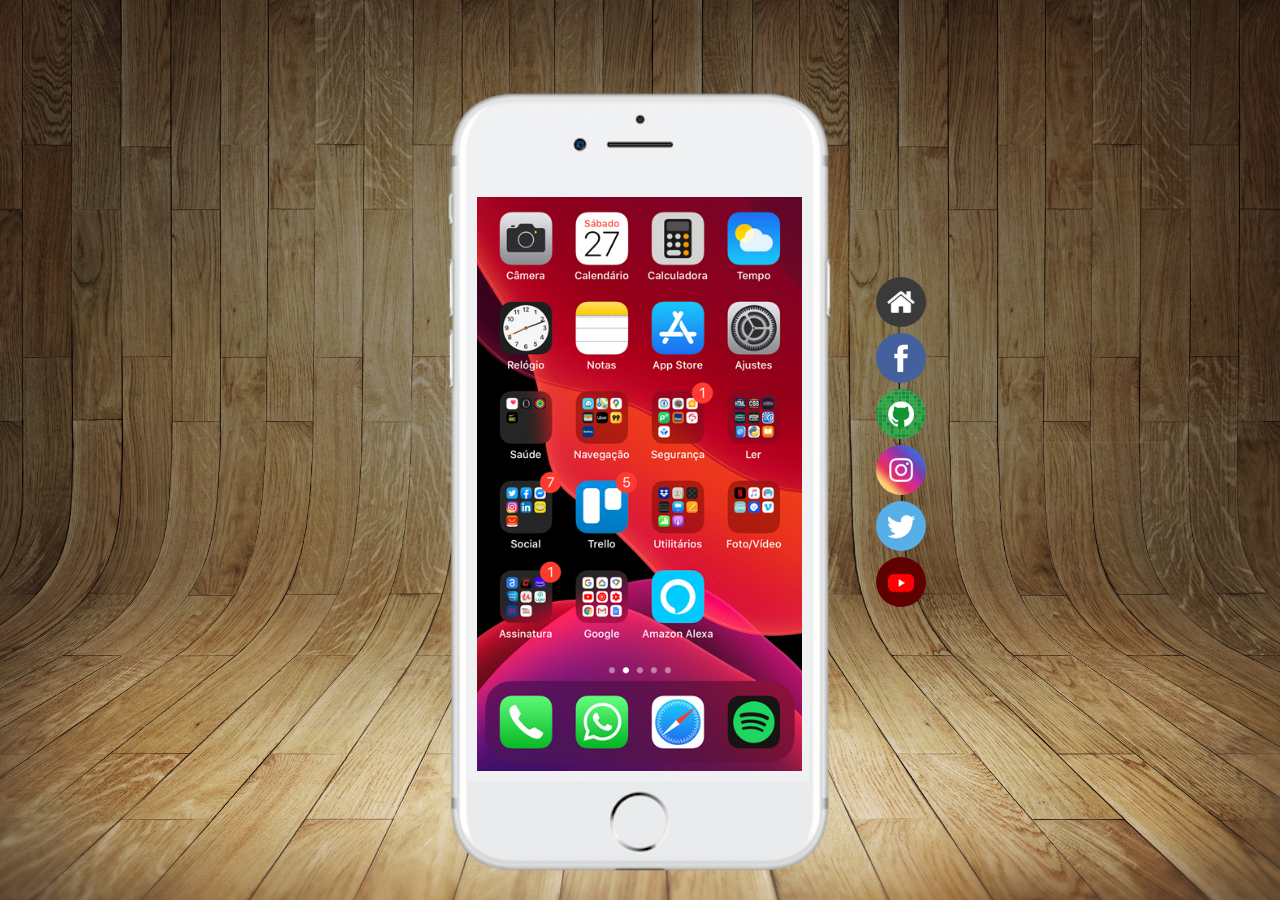
<file: projeto/index.html>
<!DOCTYPE html>
<html lang="pt-br">
<head>
    <meta charset="UTF-8">
    <meta name="viewport" content="width=device-width, initial-scale=1.0">
    <link rel="stylesheet" href="estilo/style.css">
    <link rel="shortcut icon" href="favicon.ico" type="image/x-icon">
    <title>Projeto Celular</title>
</head>
<body>
    <div class="relative">
        <img src="imagens/frame-iphone.png" alt="">
        <div class="absolute">
            <iframe name="display" src="paginas/home.html" frameborder="0"></iframe>
        </div>
        <div class="links">
           <ul type="none"> 
                <li>
                    <a href="paginas/home.html" target="display"><img src="imagens/logo-home.jpg" alt=""></a>
                </li>
                <li>
                    <a href="paginas/facebook.html" target="display"><img src="imagens/logo-facebook.jpg" alt=""></a>
                </li>
                <li>
                    <a href="paginas/github.html" target="display"><img src="imagens/logo-github.jpg" alt=""></a>
                </li>
                <li>
                    <a href="paginas/instagram.html" target="display"><img src="imagens/logo-instagram.jpg" alt=""></a>
                </li>
                <li>
                    <a href="paginas/twitter.html" target="display"><img src="imagens/logo-twitter.jpg" alt=""></a>
                </li>
                <li>
                    <a href="paginas/youtube.html   " target="display"><img src="imagens/logo-youtube.jpg" alt=""></a>
                </li>
            </ul>
            
        </div>
        
        </div>
</body>
</html>
</file>
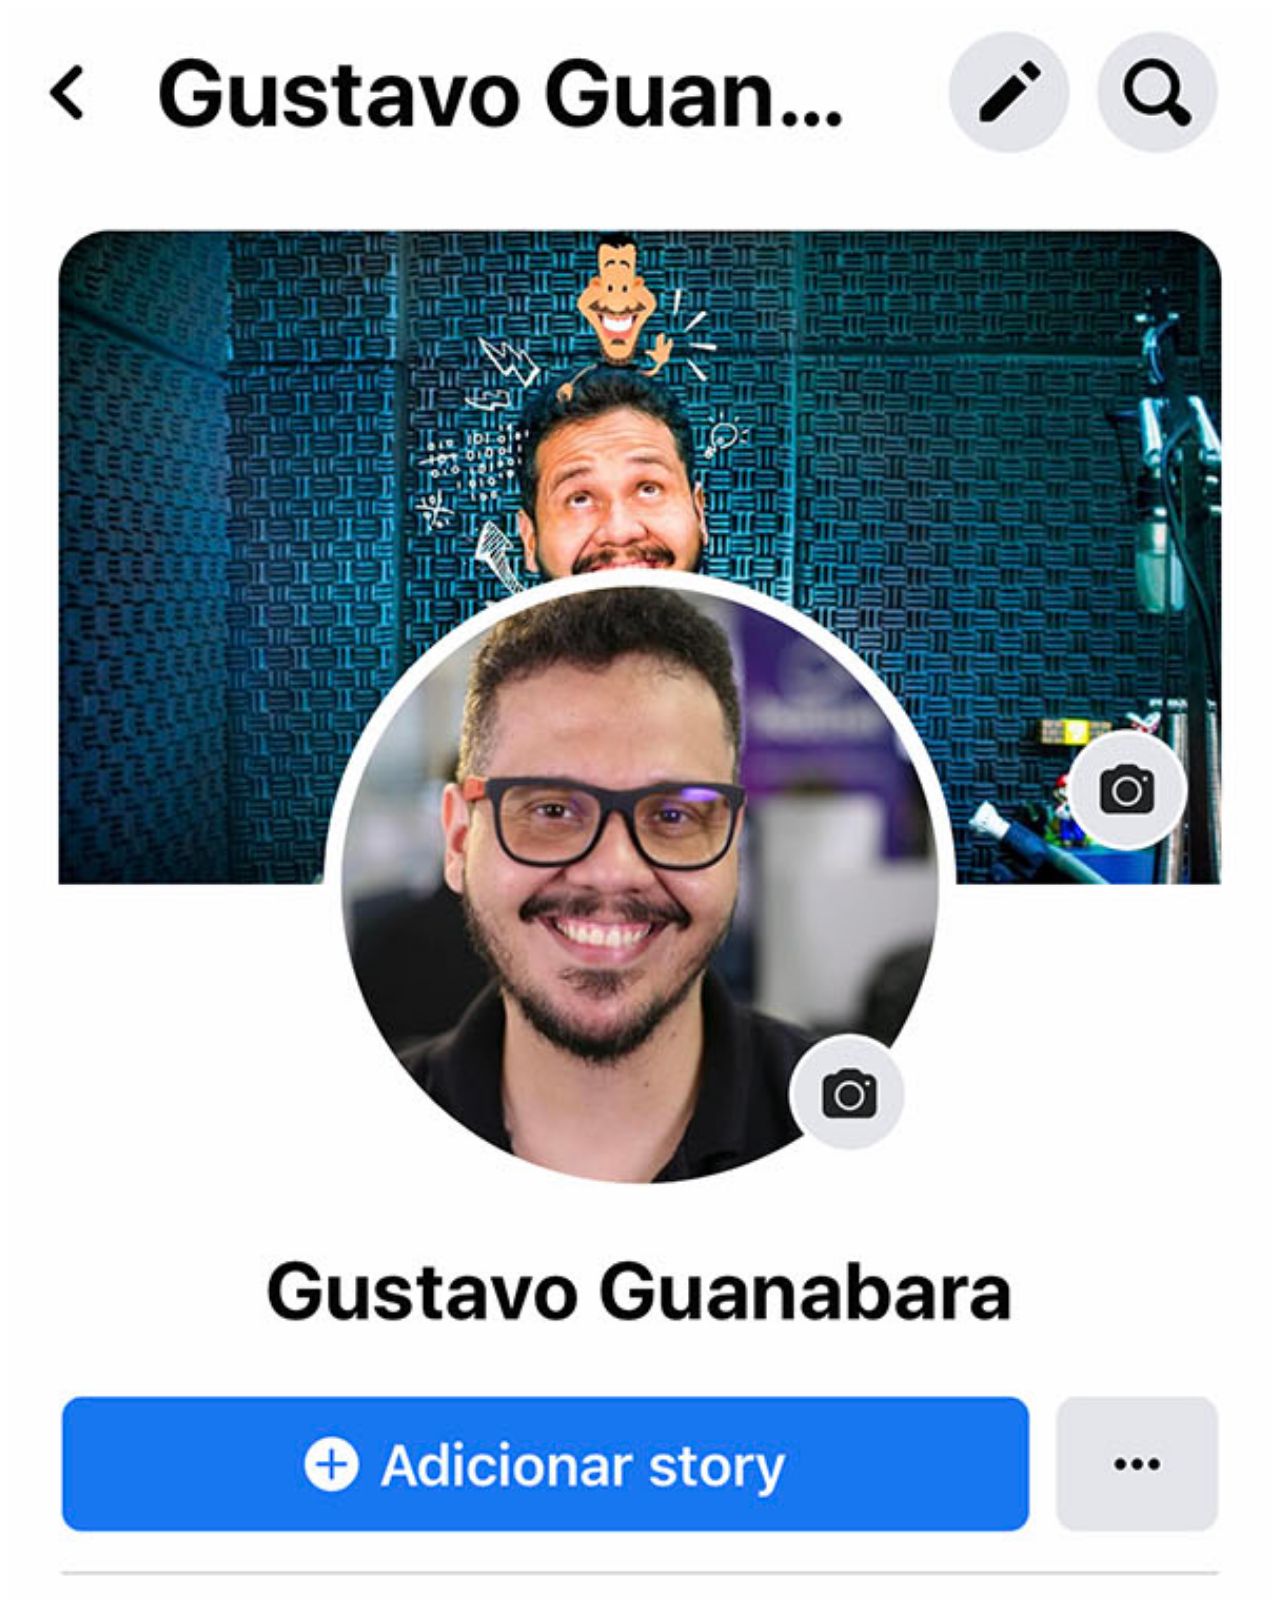
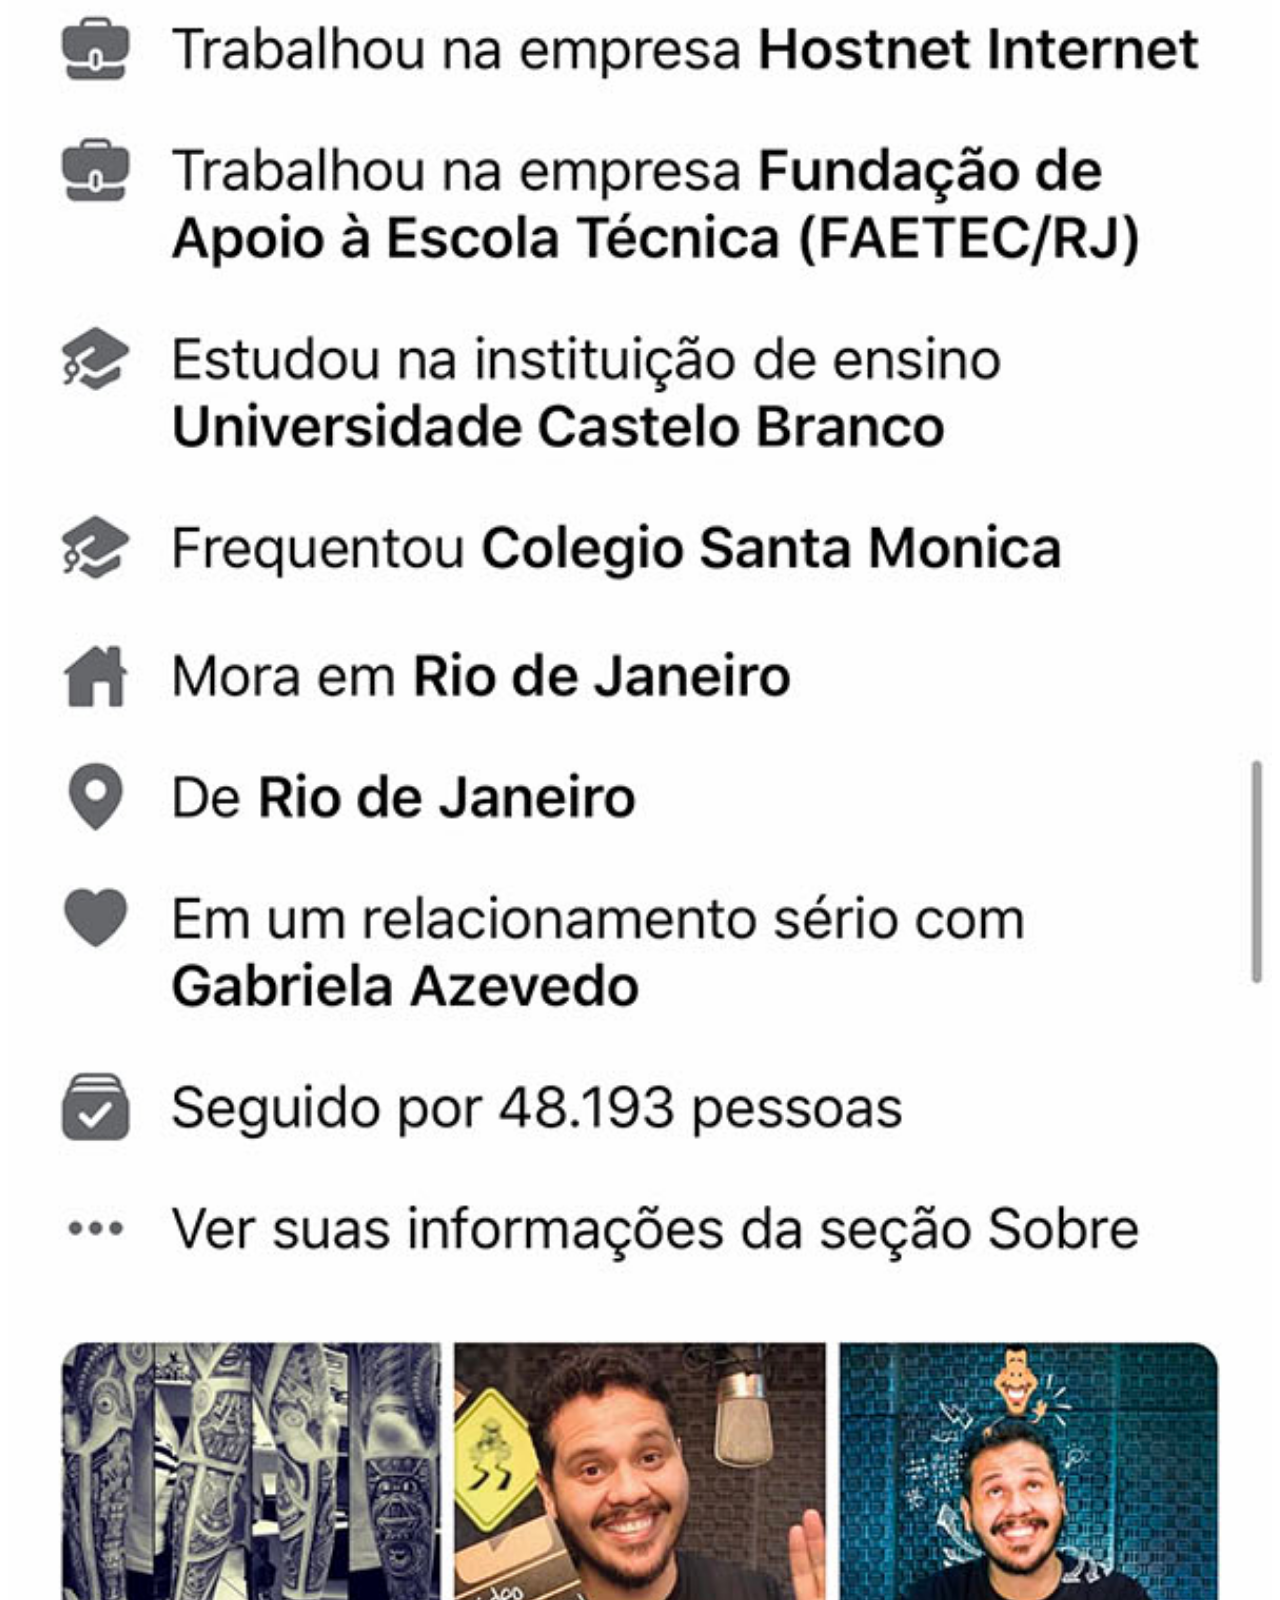
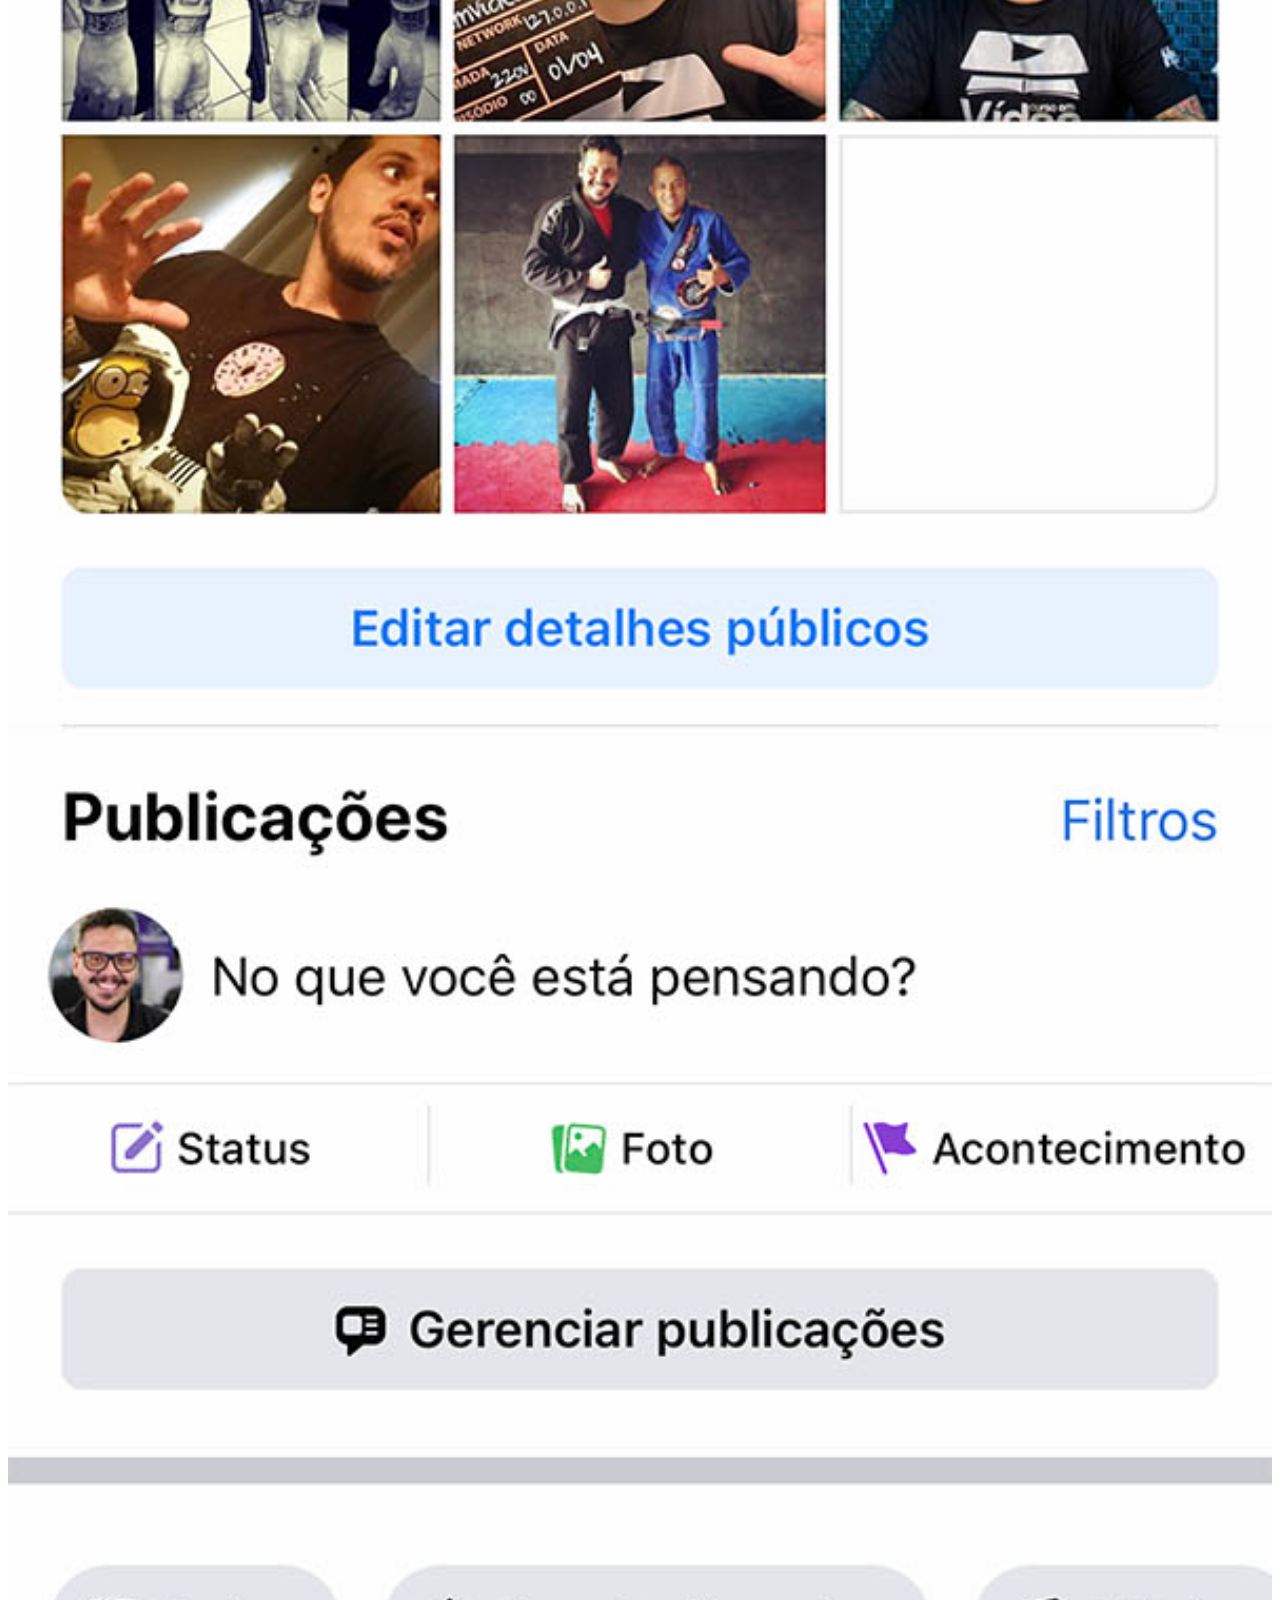
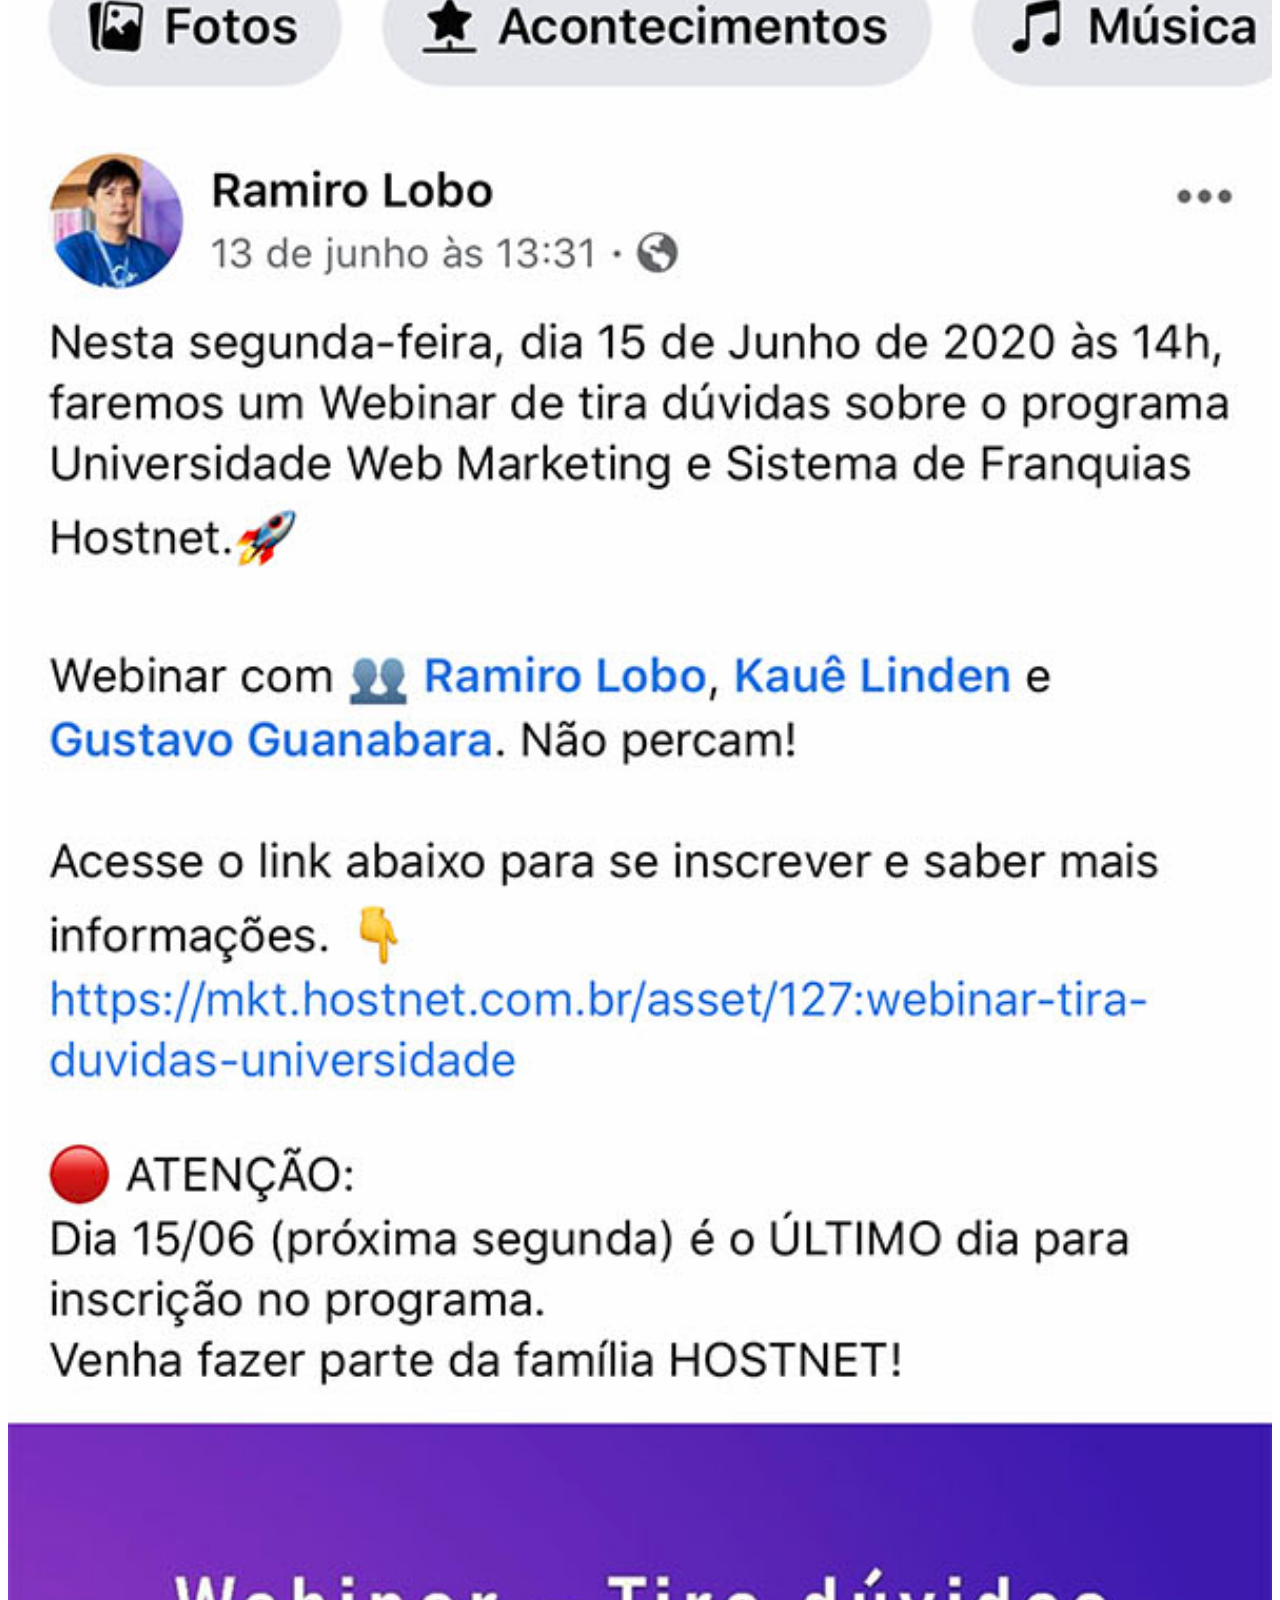
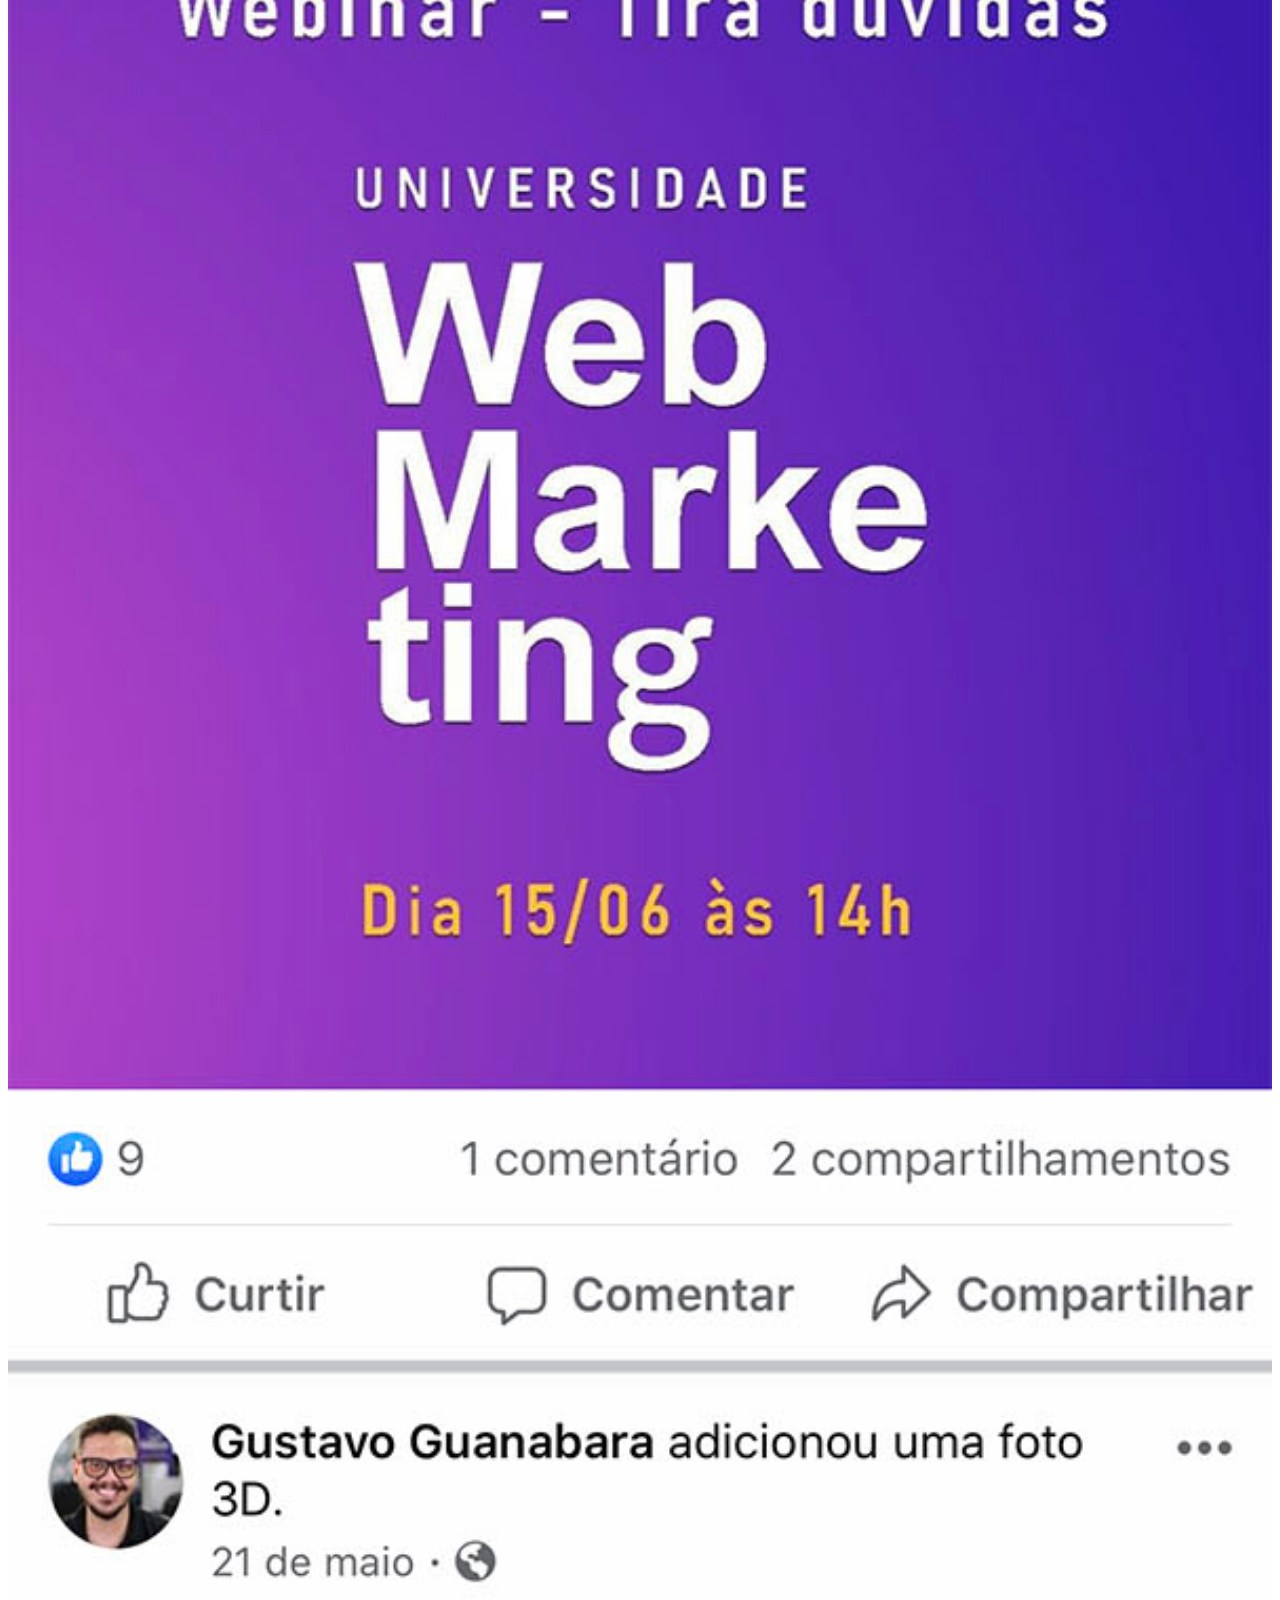
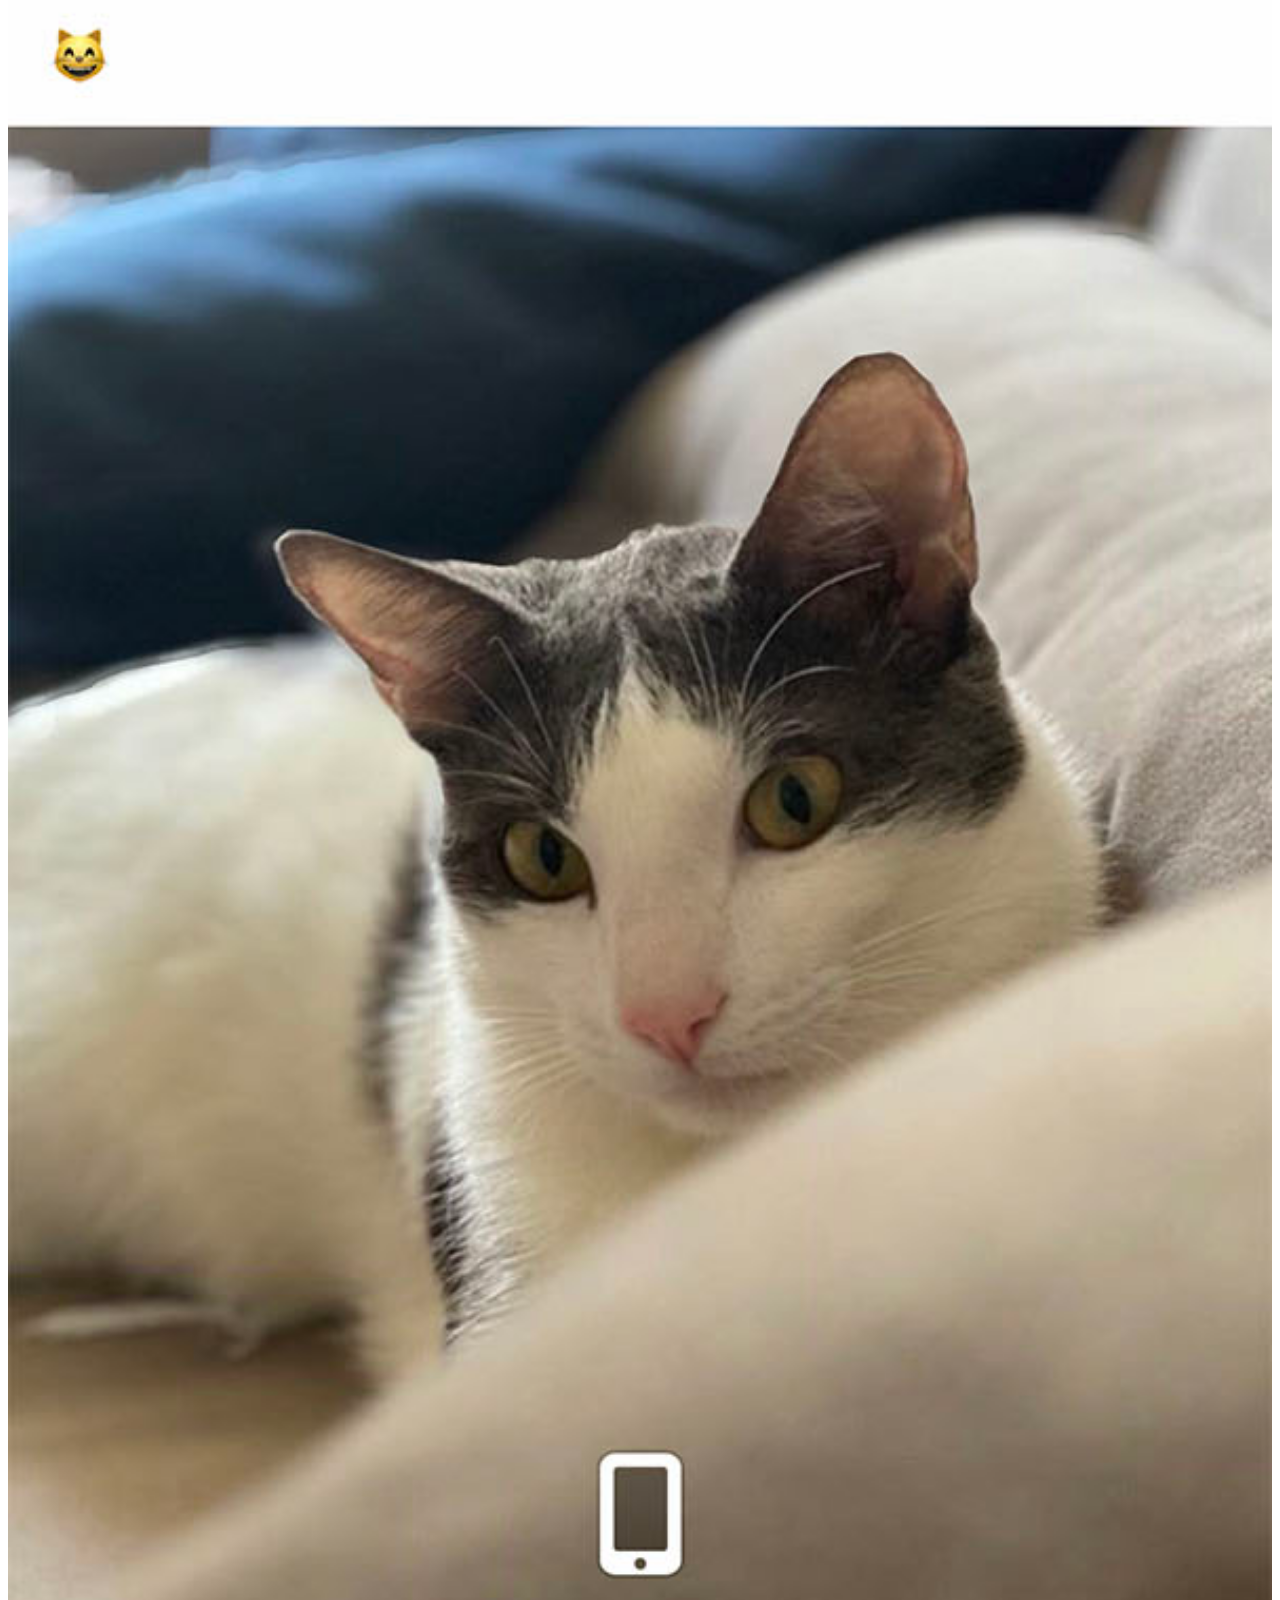
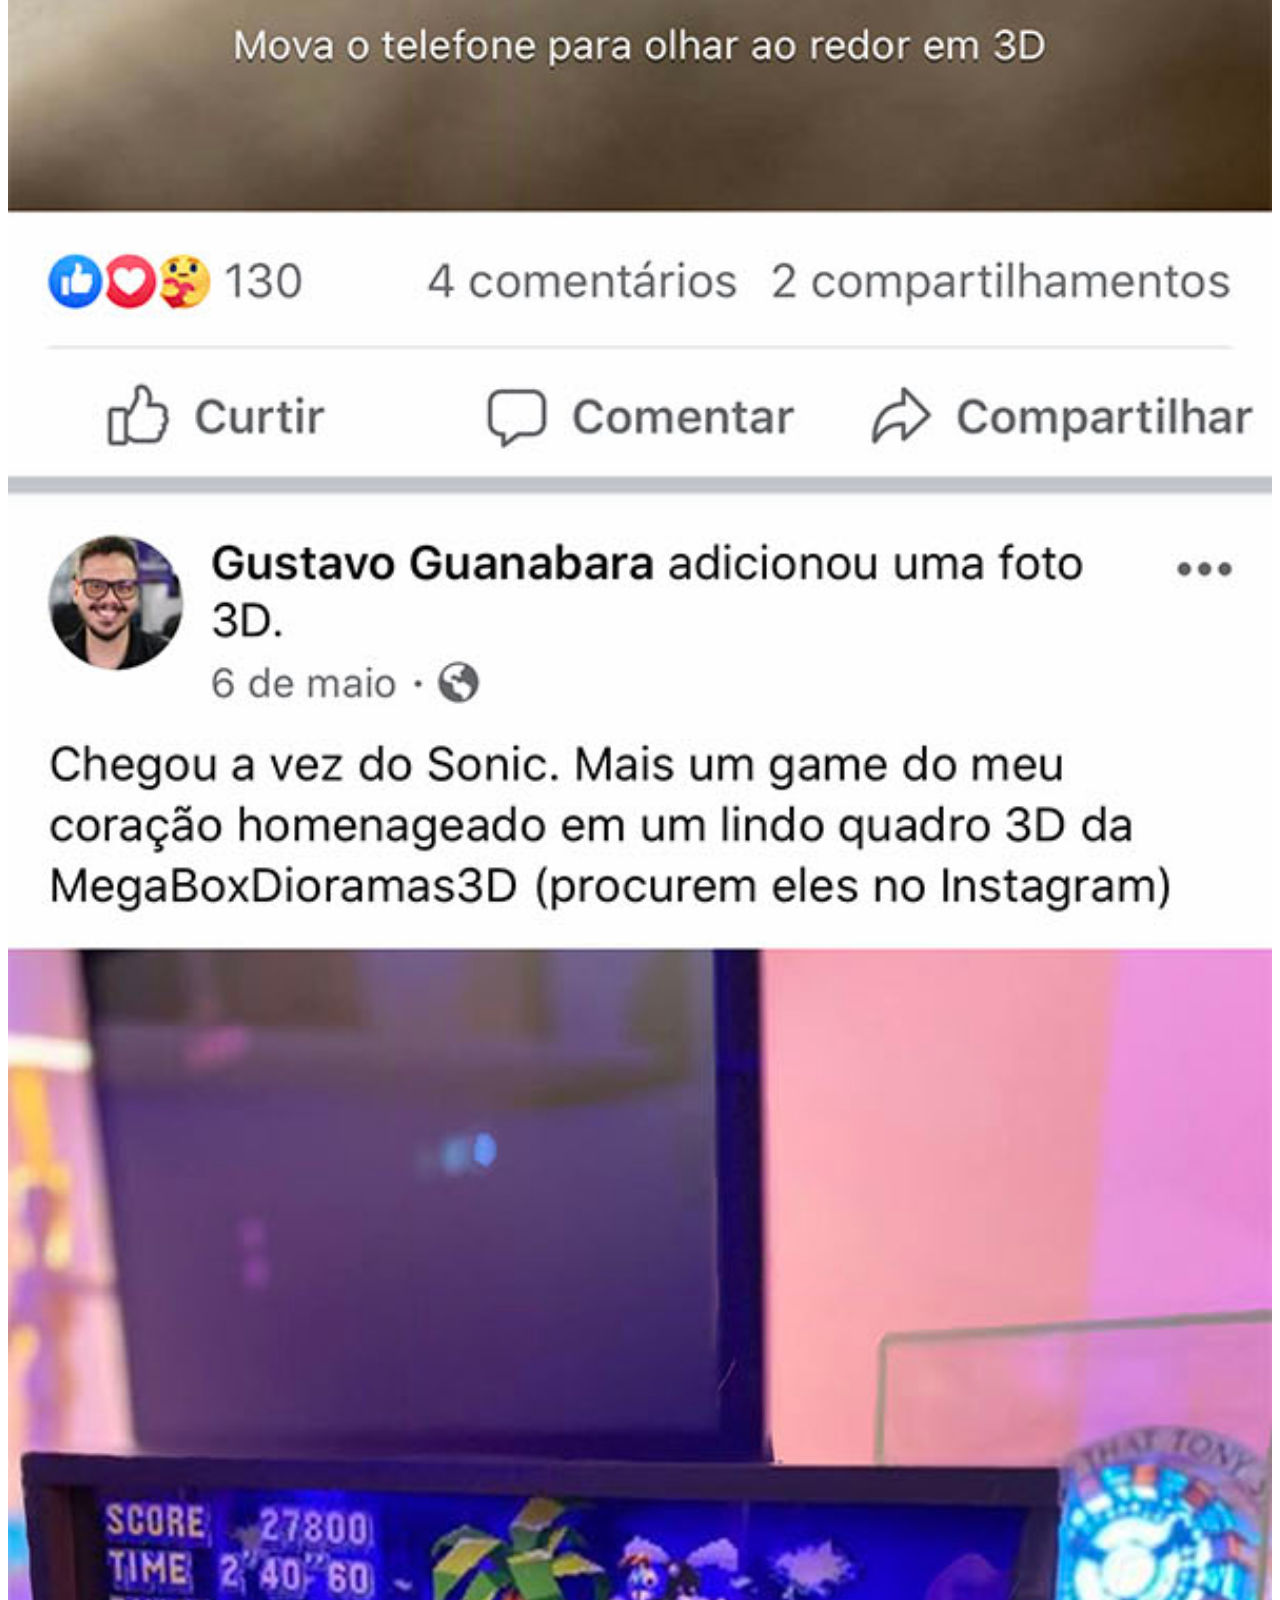
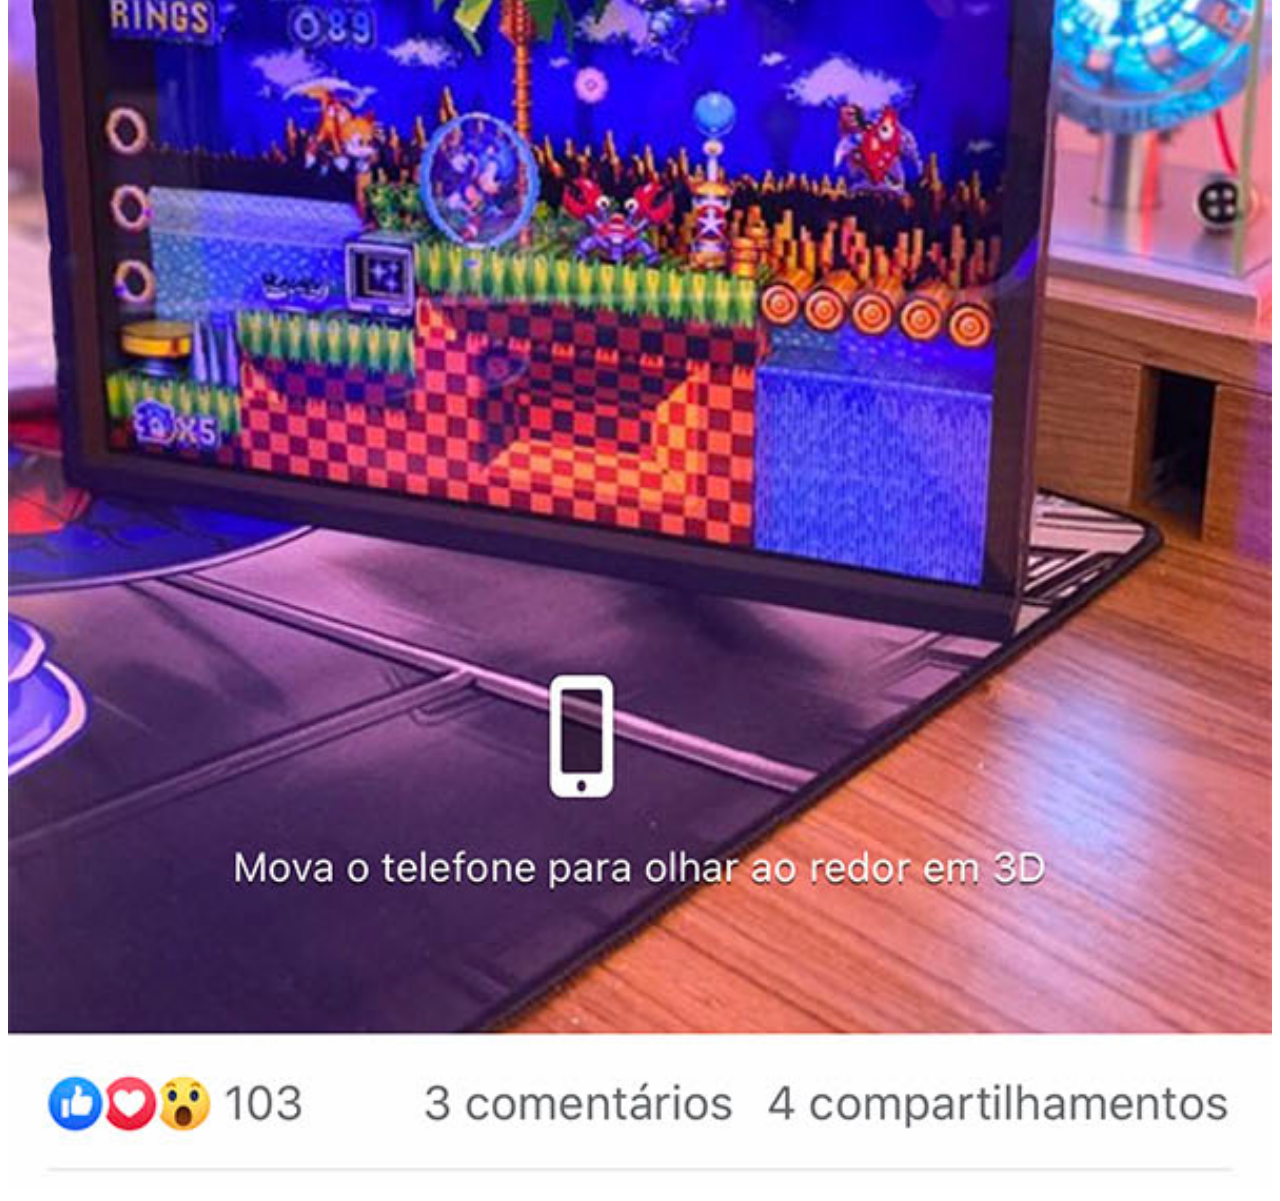
<file: projeto/paginas/facebook.html>
<!DOCTYPE html>
<html lang="pt-br">
<head>
    <meta charset="UTF-8">
    <meta name="viewport" content="width=device-width, initial-scale=1.0">
    <title>Document</title>
    <style>
        img{
            width: 100%;
            margin: auto;
            padding: 0;
        }
    </style>
</head>
<body>
    <img src="../imagens/tela-facebook.jpg" alt="">
</body>
</html>
</file>
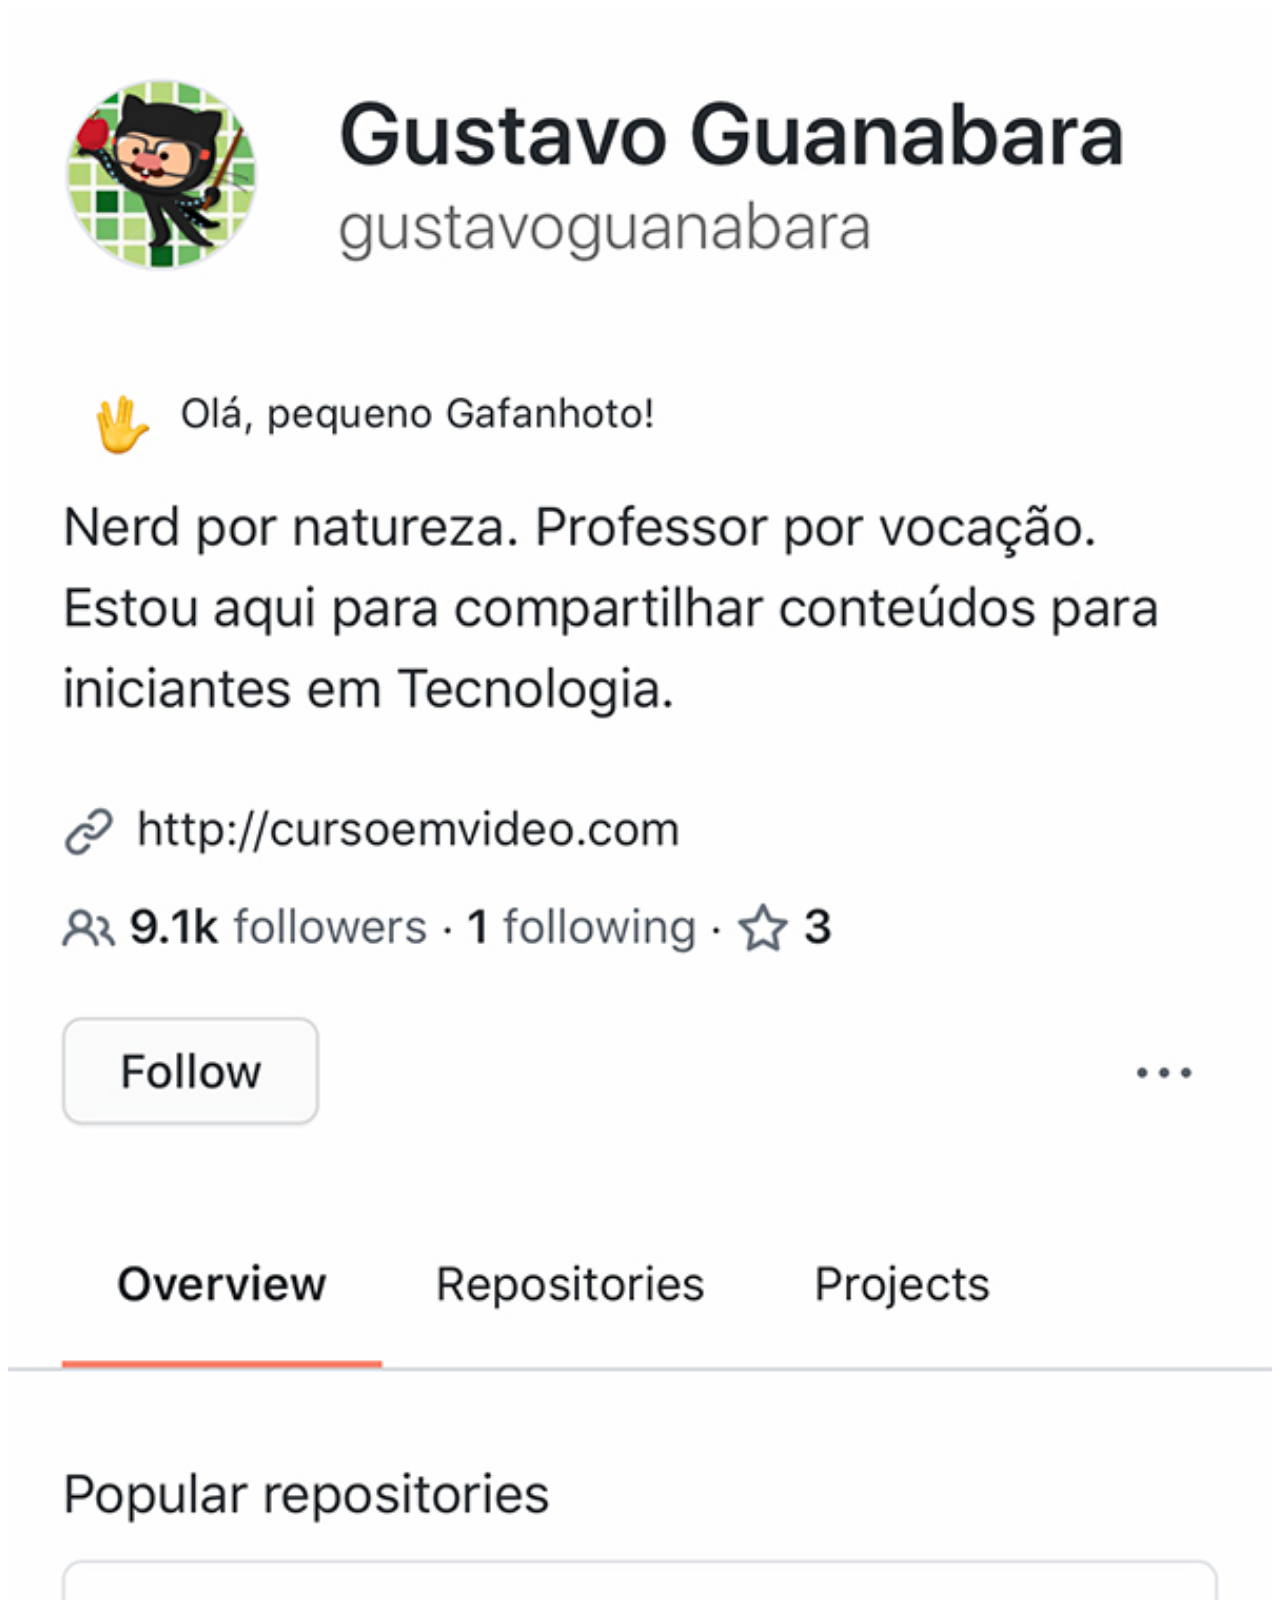
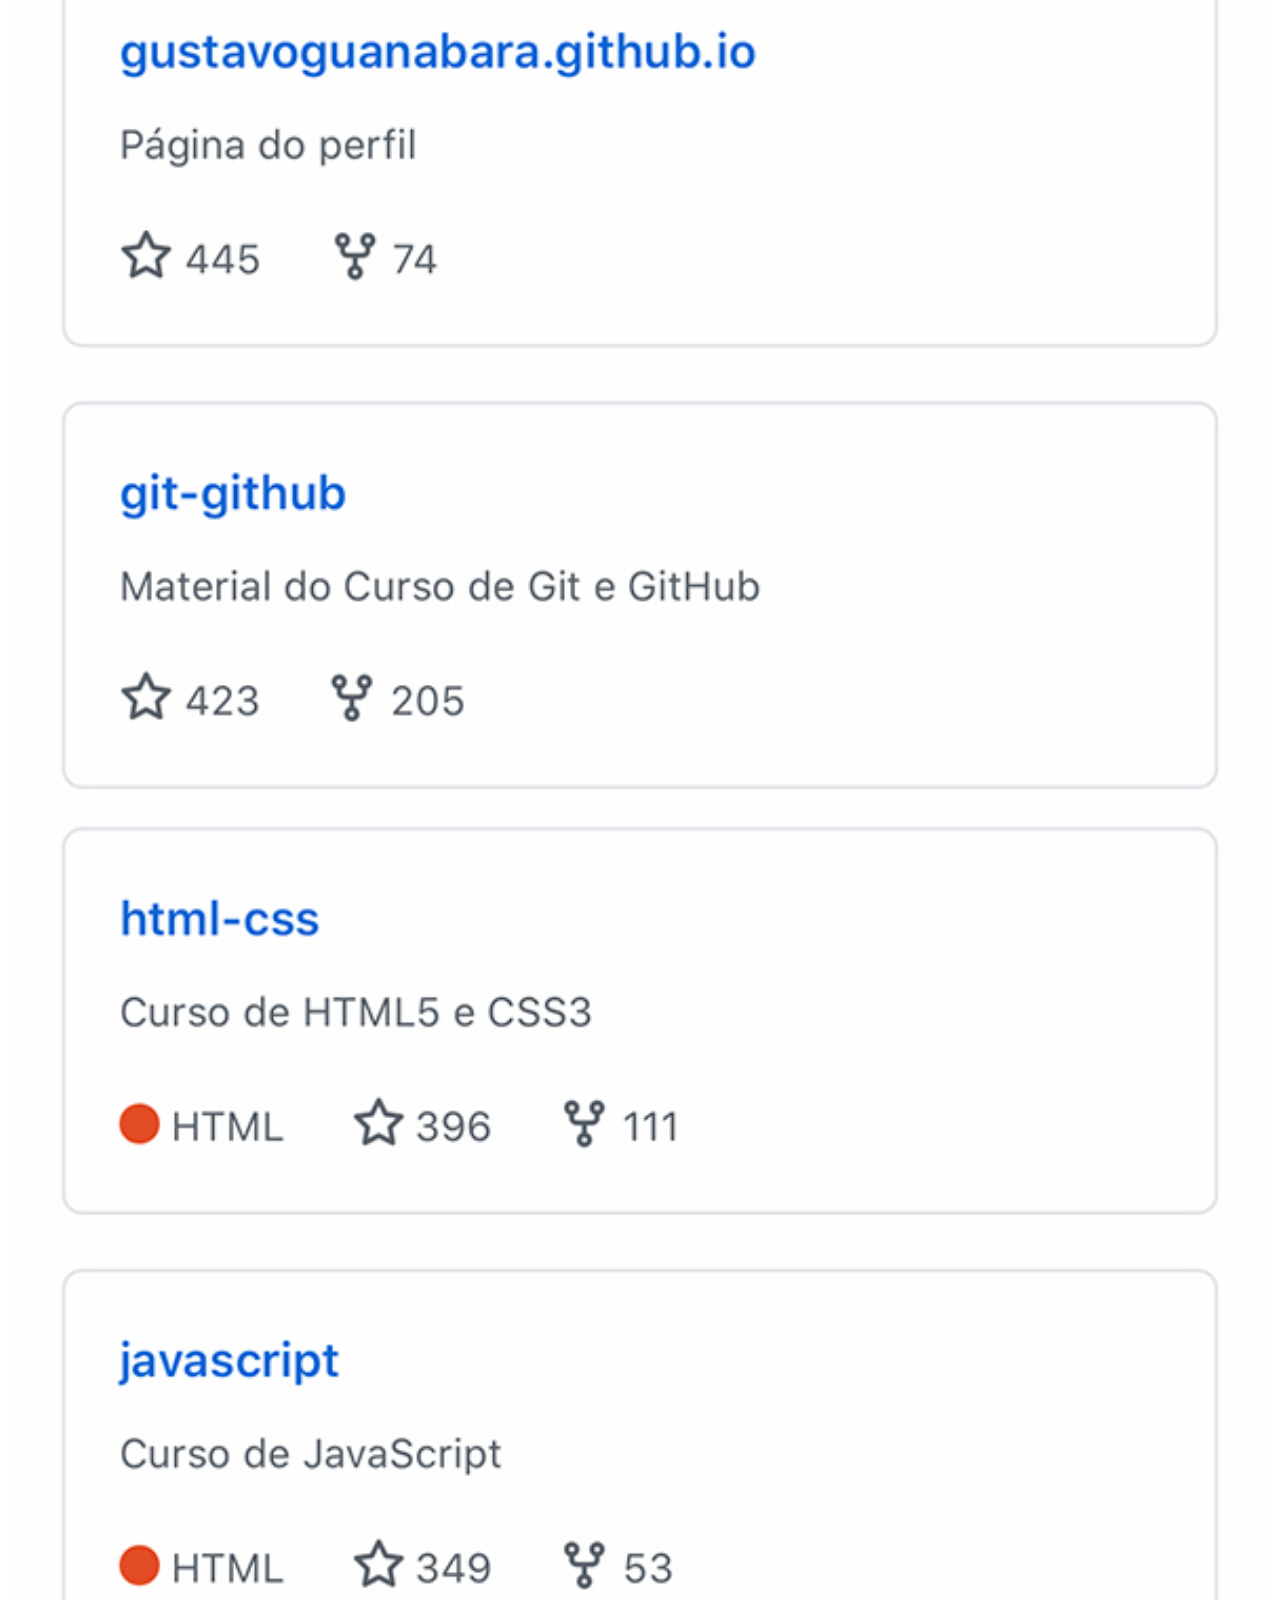
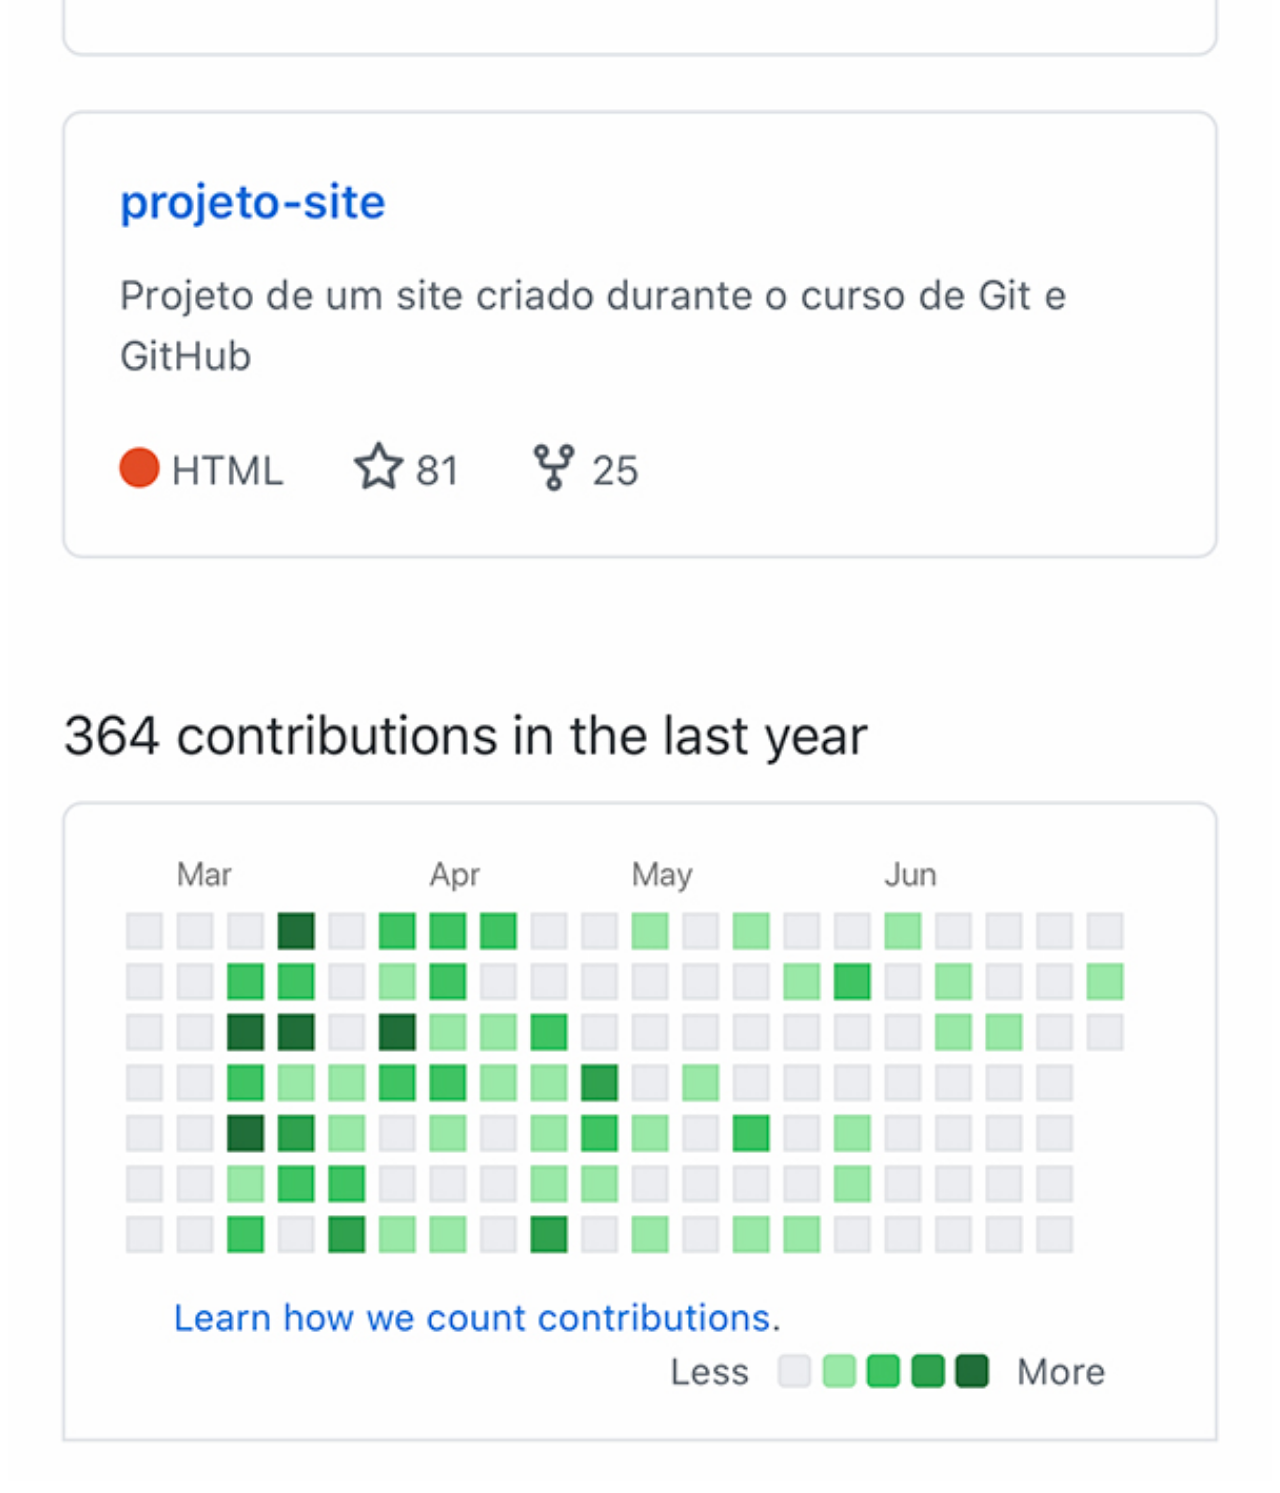
<file: projeto/paginas/github.html>
<!DOCTYPE html>
<html lang="pt-br">
<head>
    <meta charset="UTF-8">
    <meta name="viewport" content="width=device-width, initial-scale=1.0">
    <title>Document</title>
    <style>
        img{
            width: 100%;
            margin: auto;
            padding: 0;
        }
    </style>
</head>
<body>
    <img src="../imagens/tela-github.jpg" alt="">
</body>
</html>
</file>
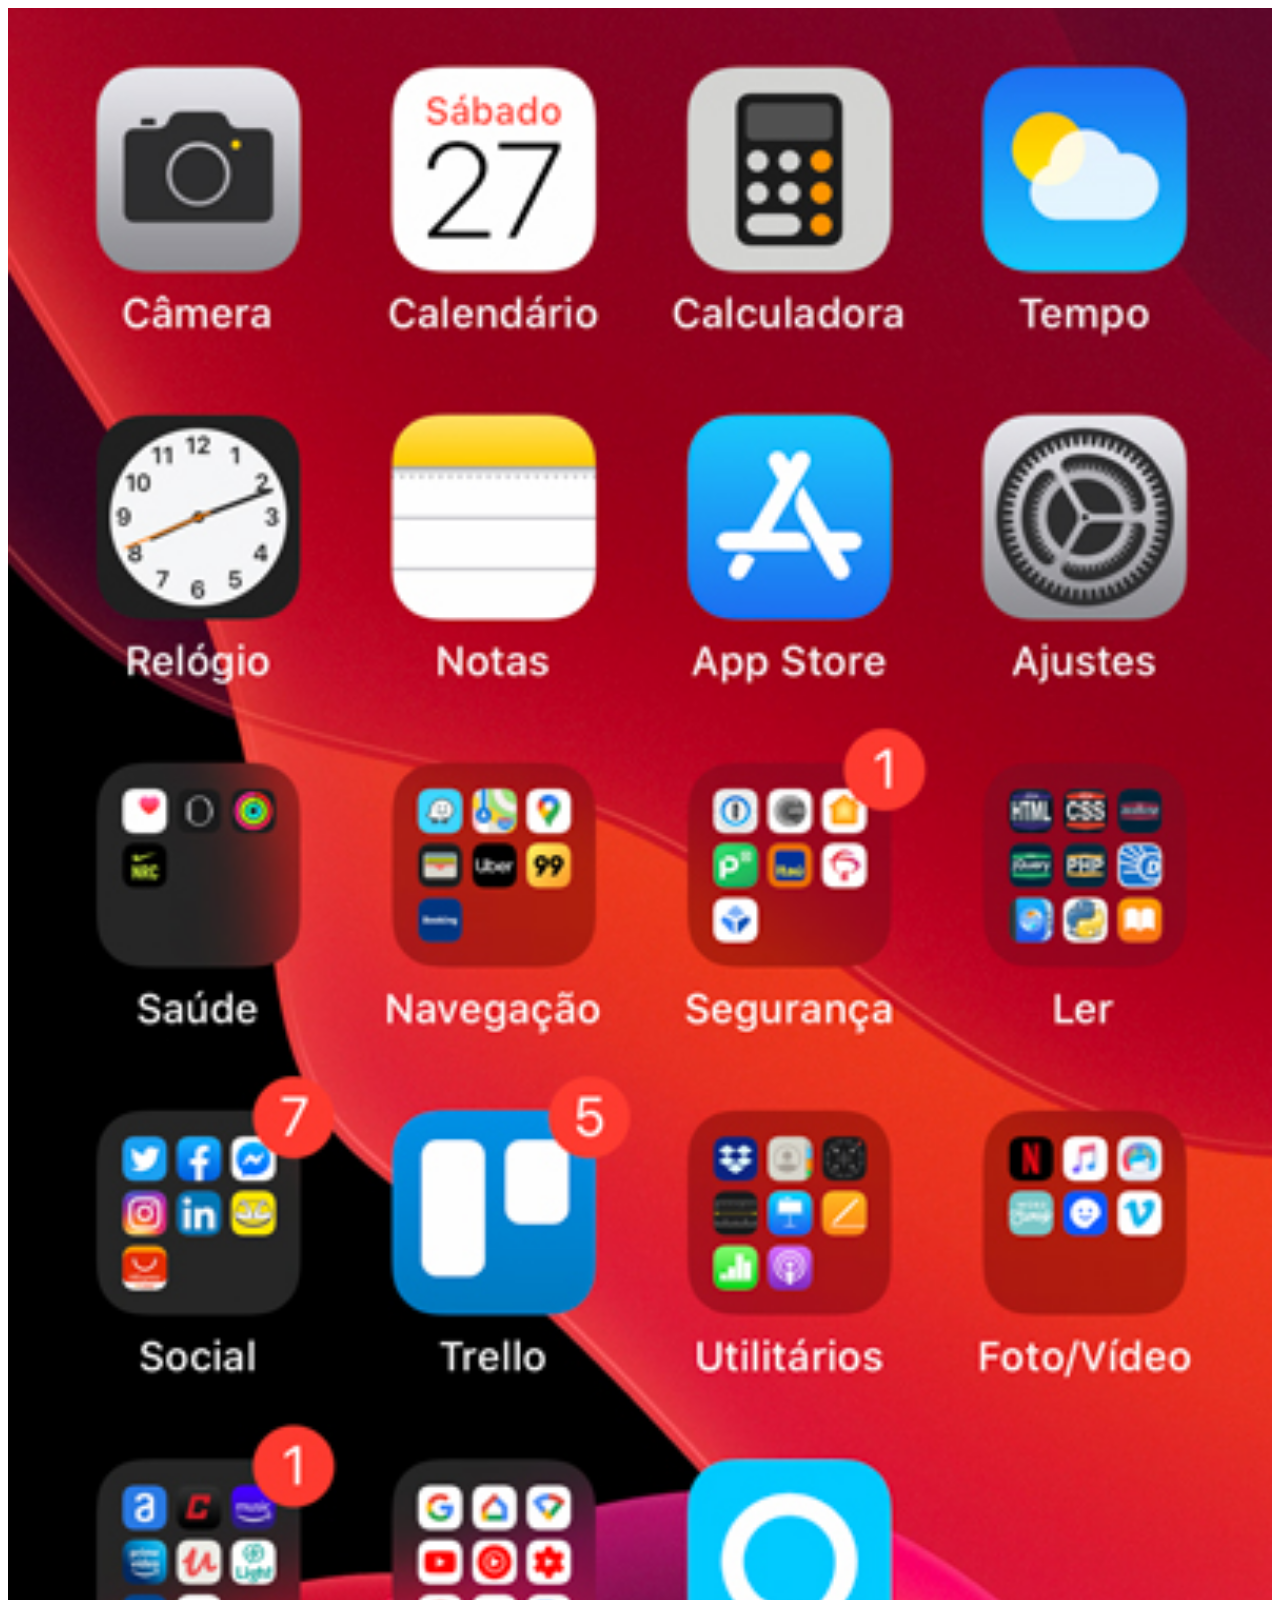
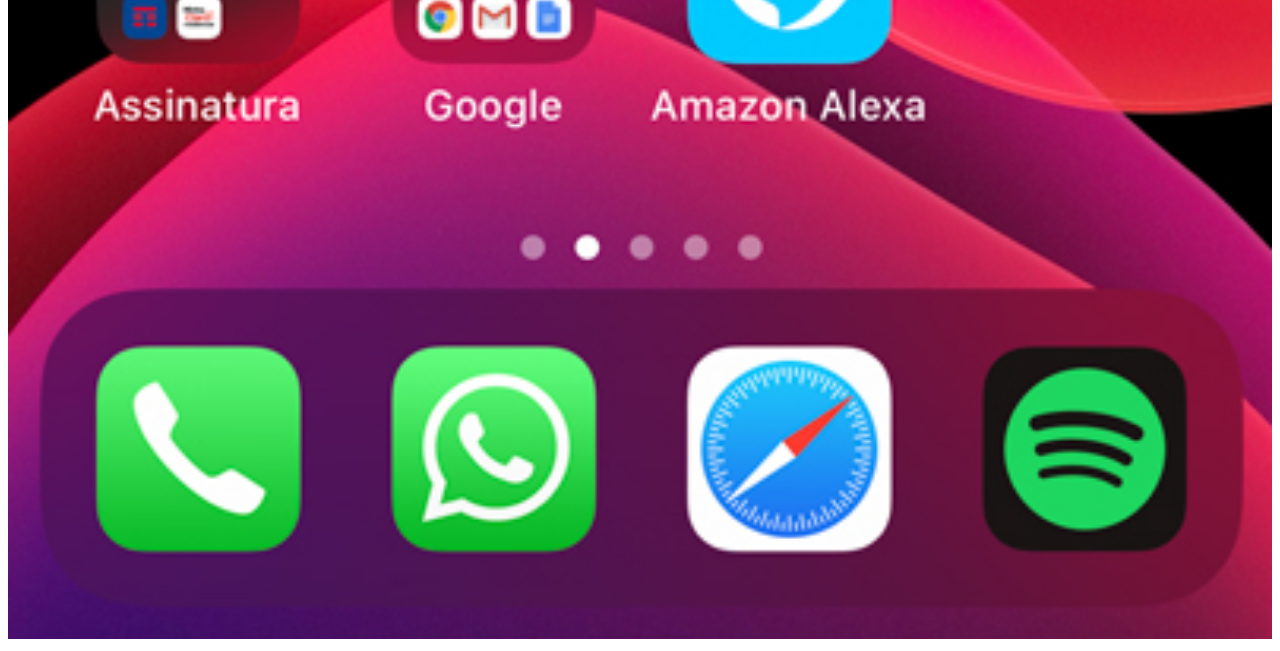
<file: projeto/paginas/home.html>
<!DOCTYPE html>
<html lang="pt-br">
<head>
    <meta charset="UTF-8">
    <meta name="viewport" content="width=device-width, initial-scale=1.0">
    <title>Document</title>
    <style>
        img{
            width: 100%;
            margin: auto;
            padding: 0;
        }
    </style>
</head>
<body>
    <img src="../imagens/tela-home.jpg" alt="">
</body>
</html>
</file>
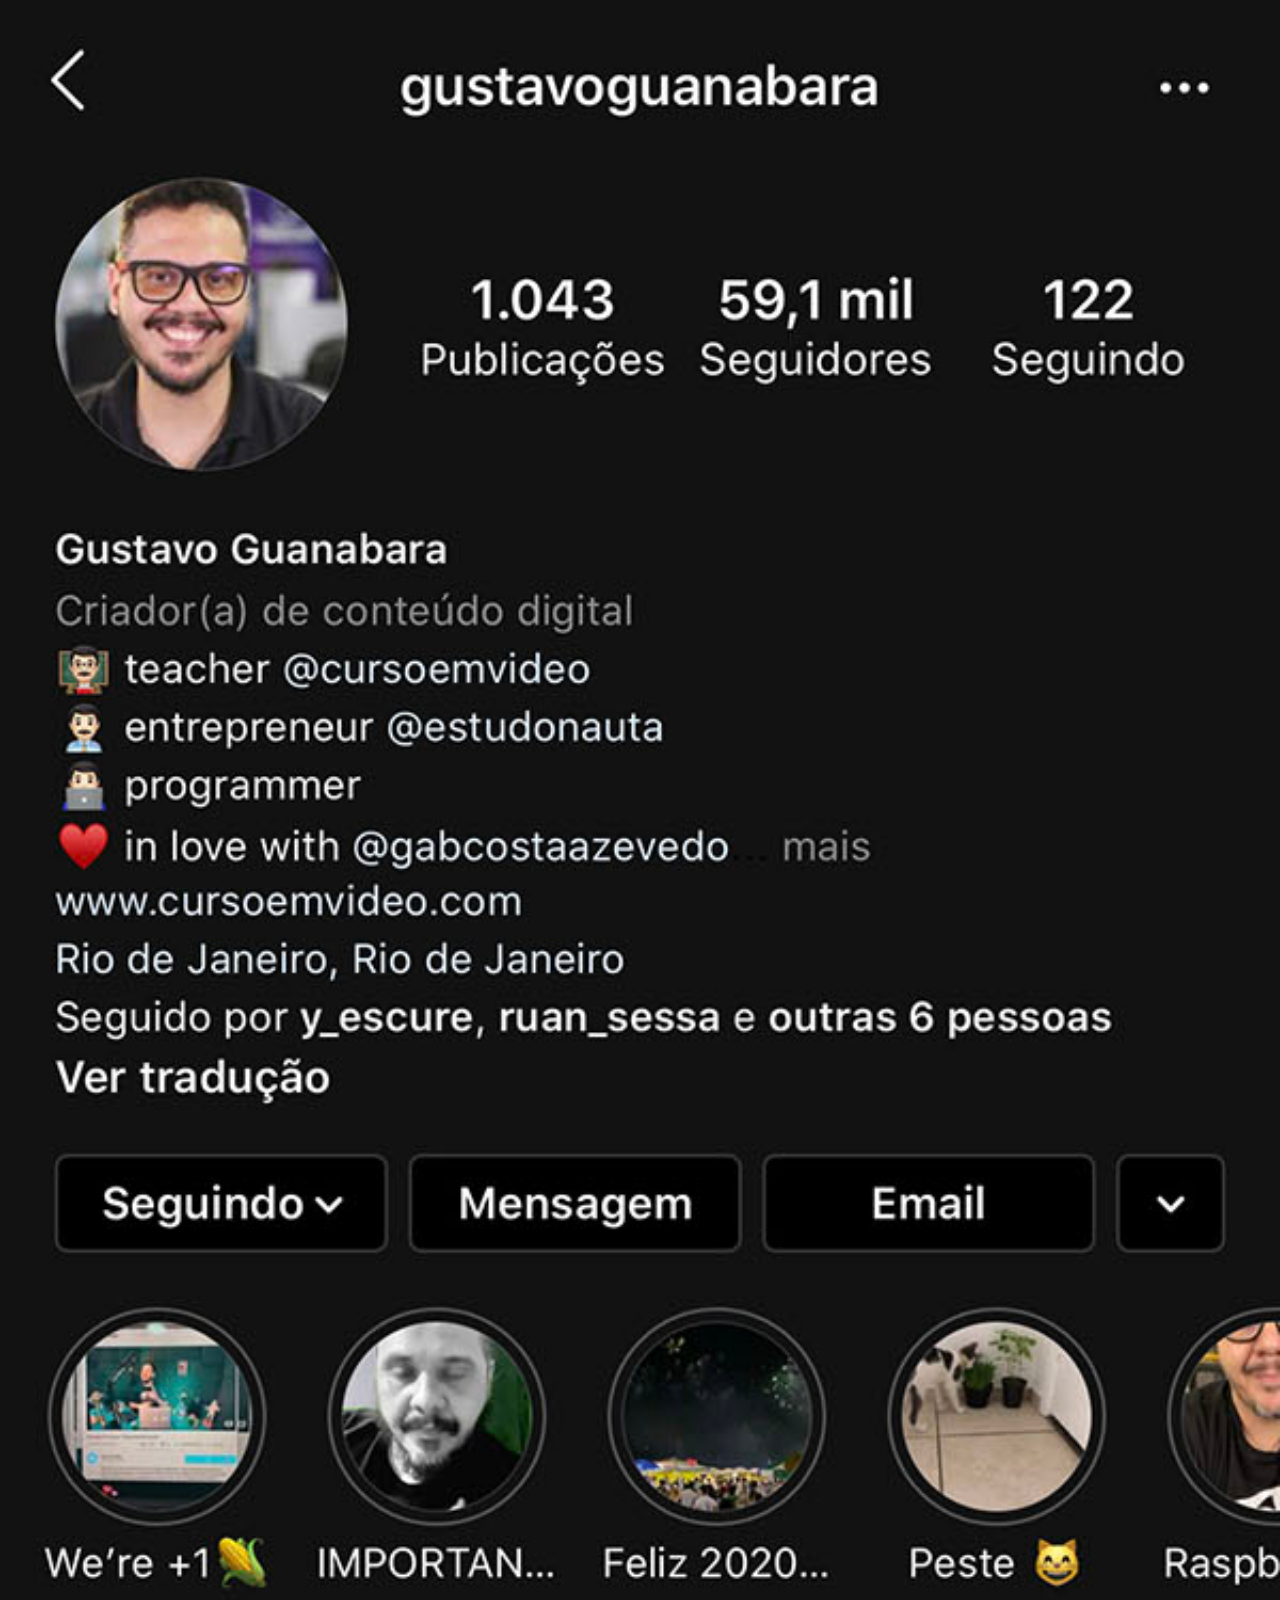
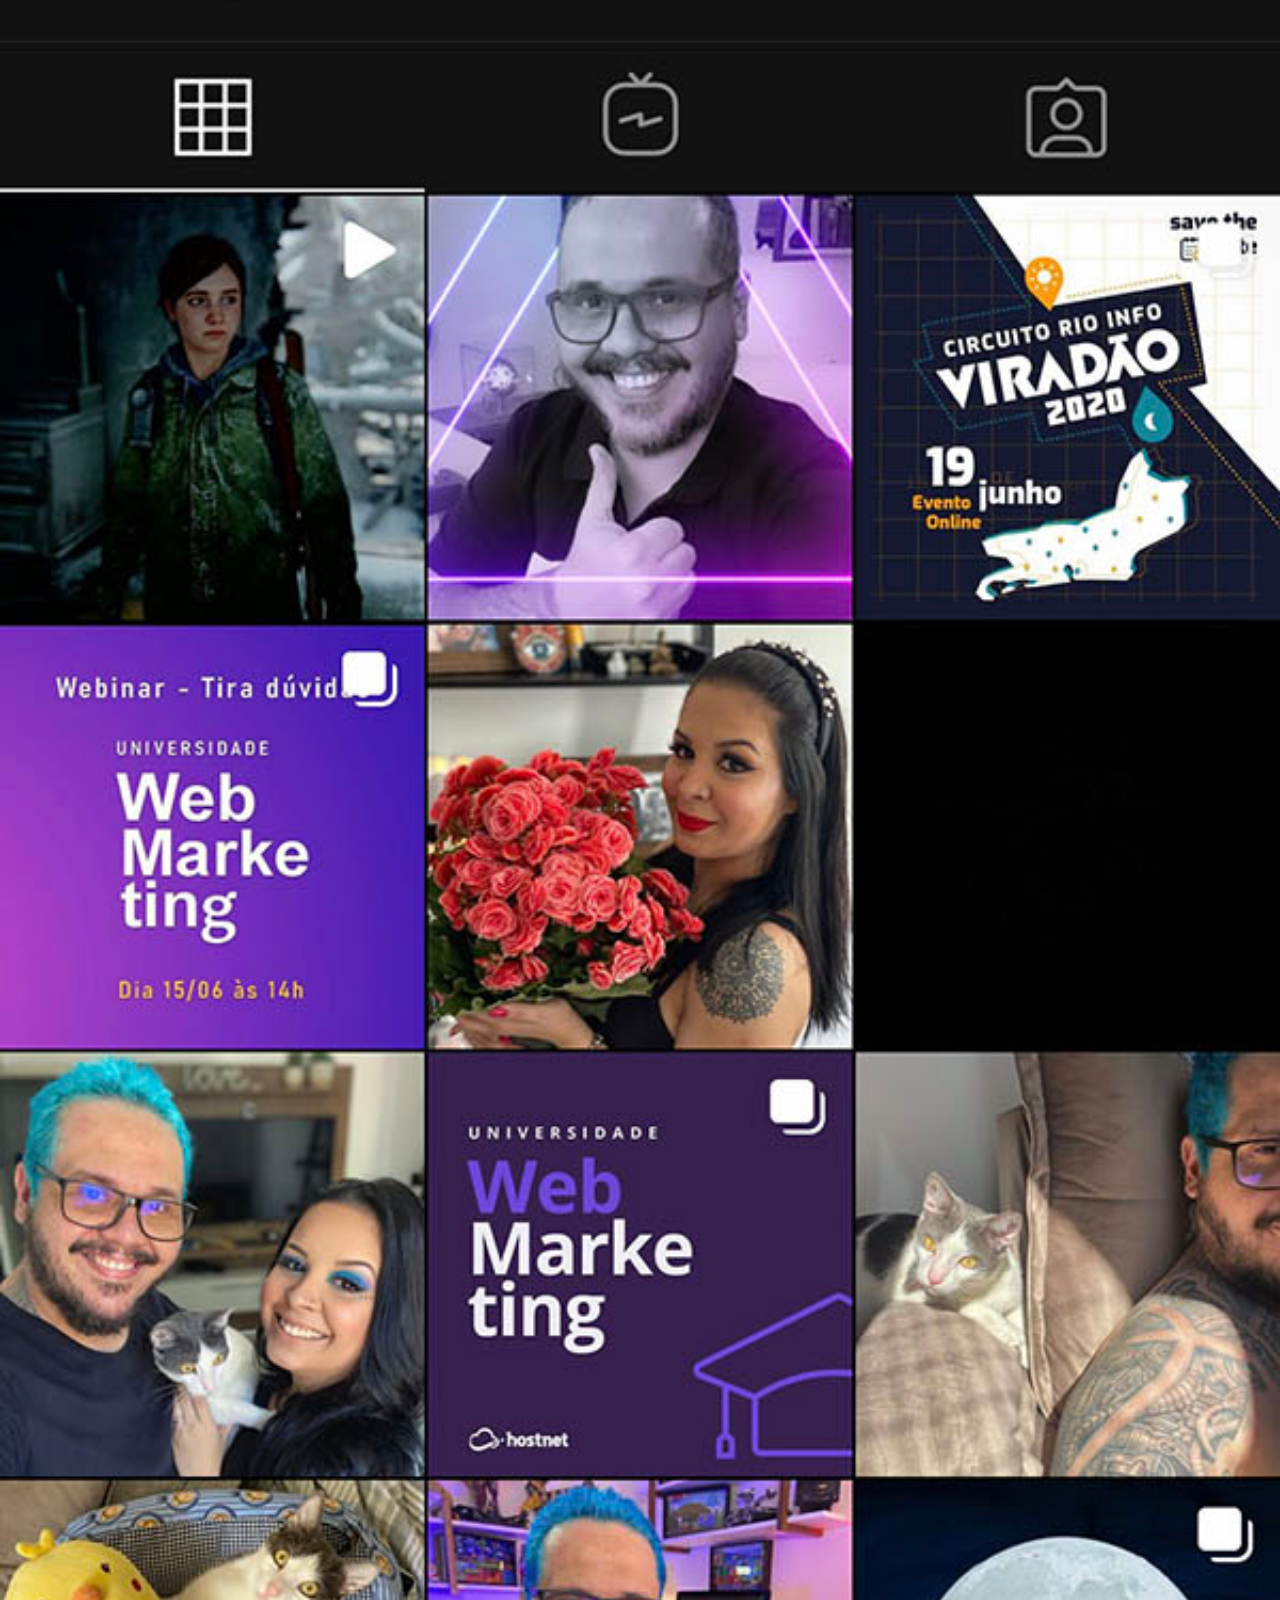
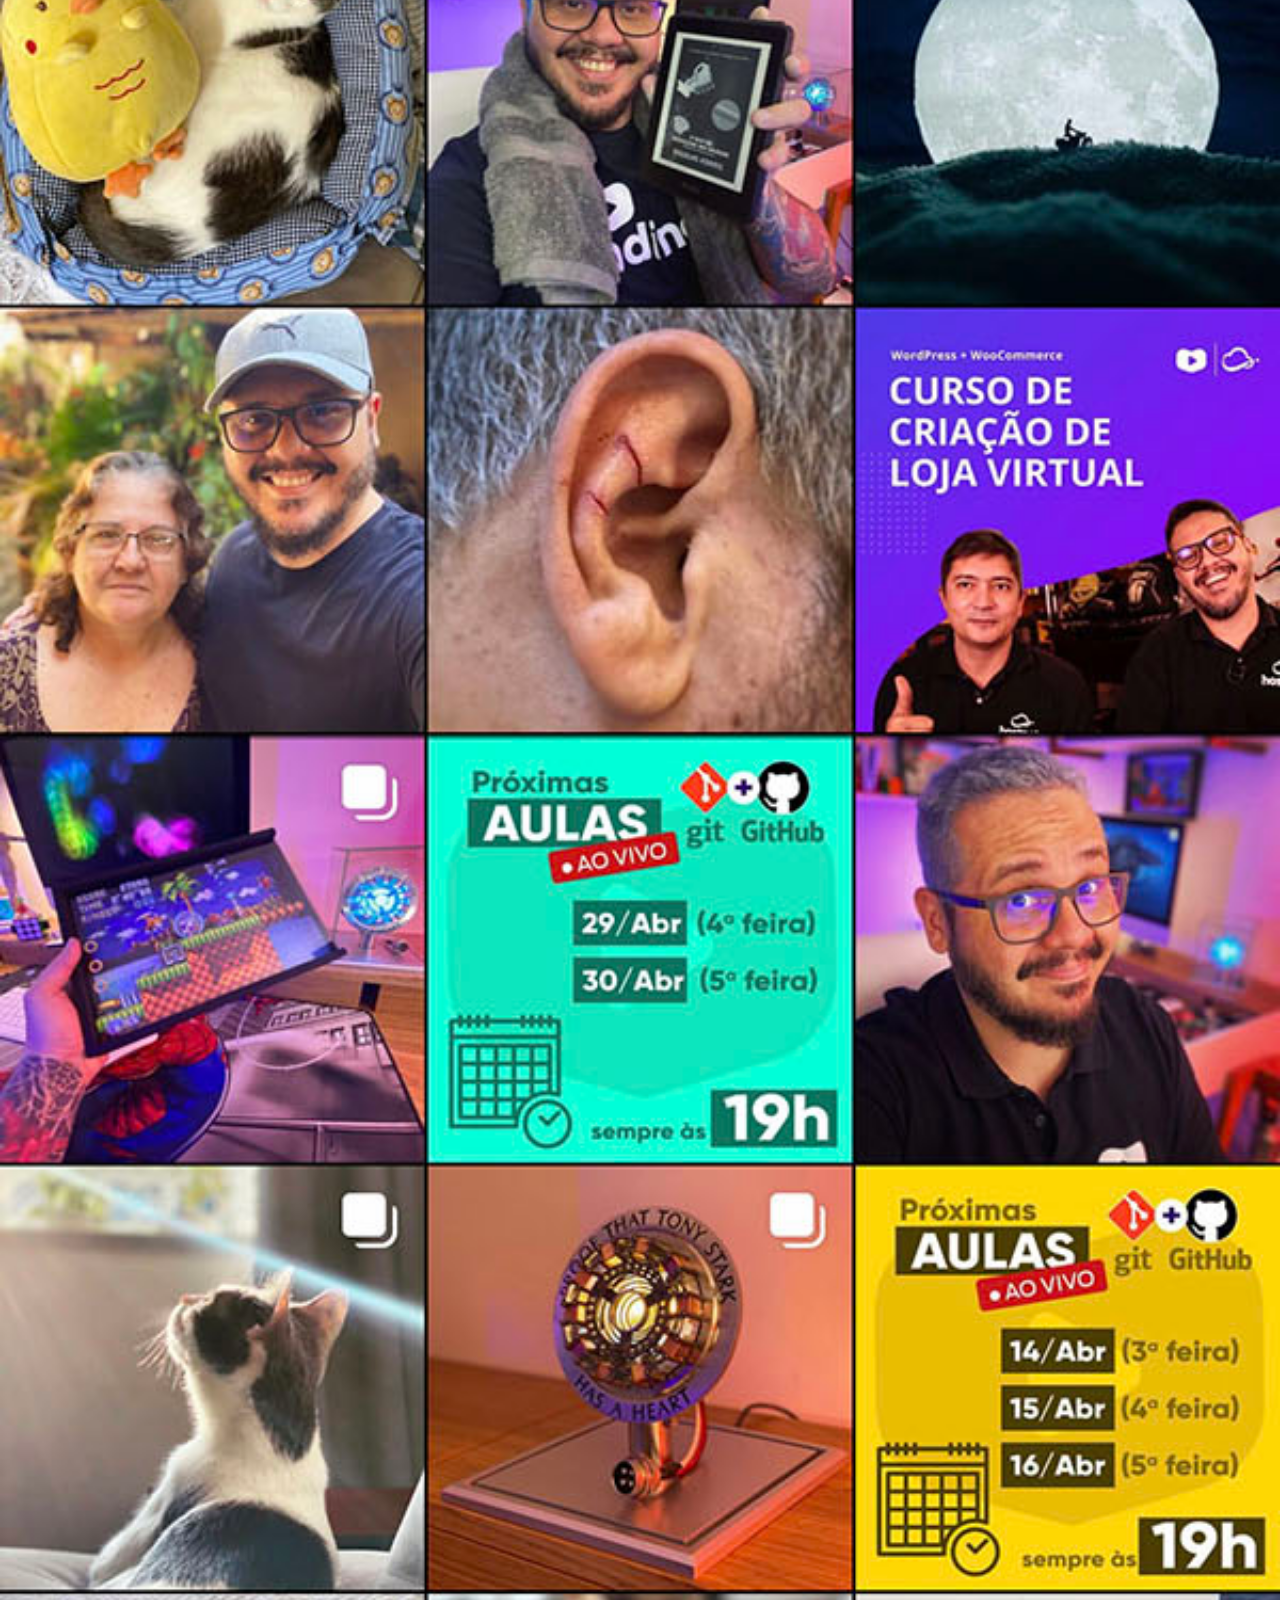
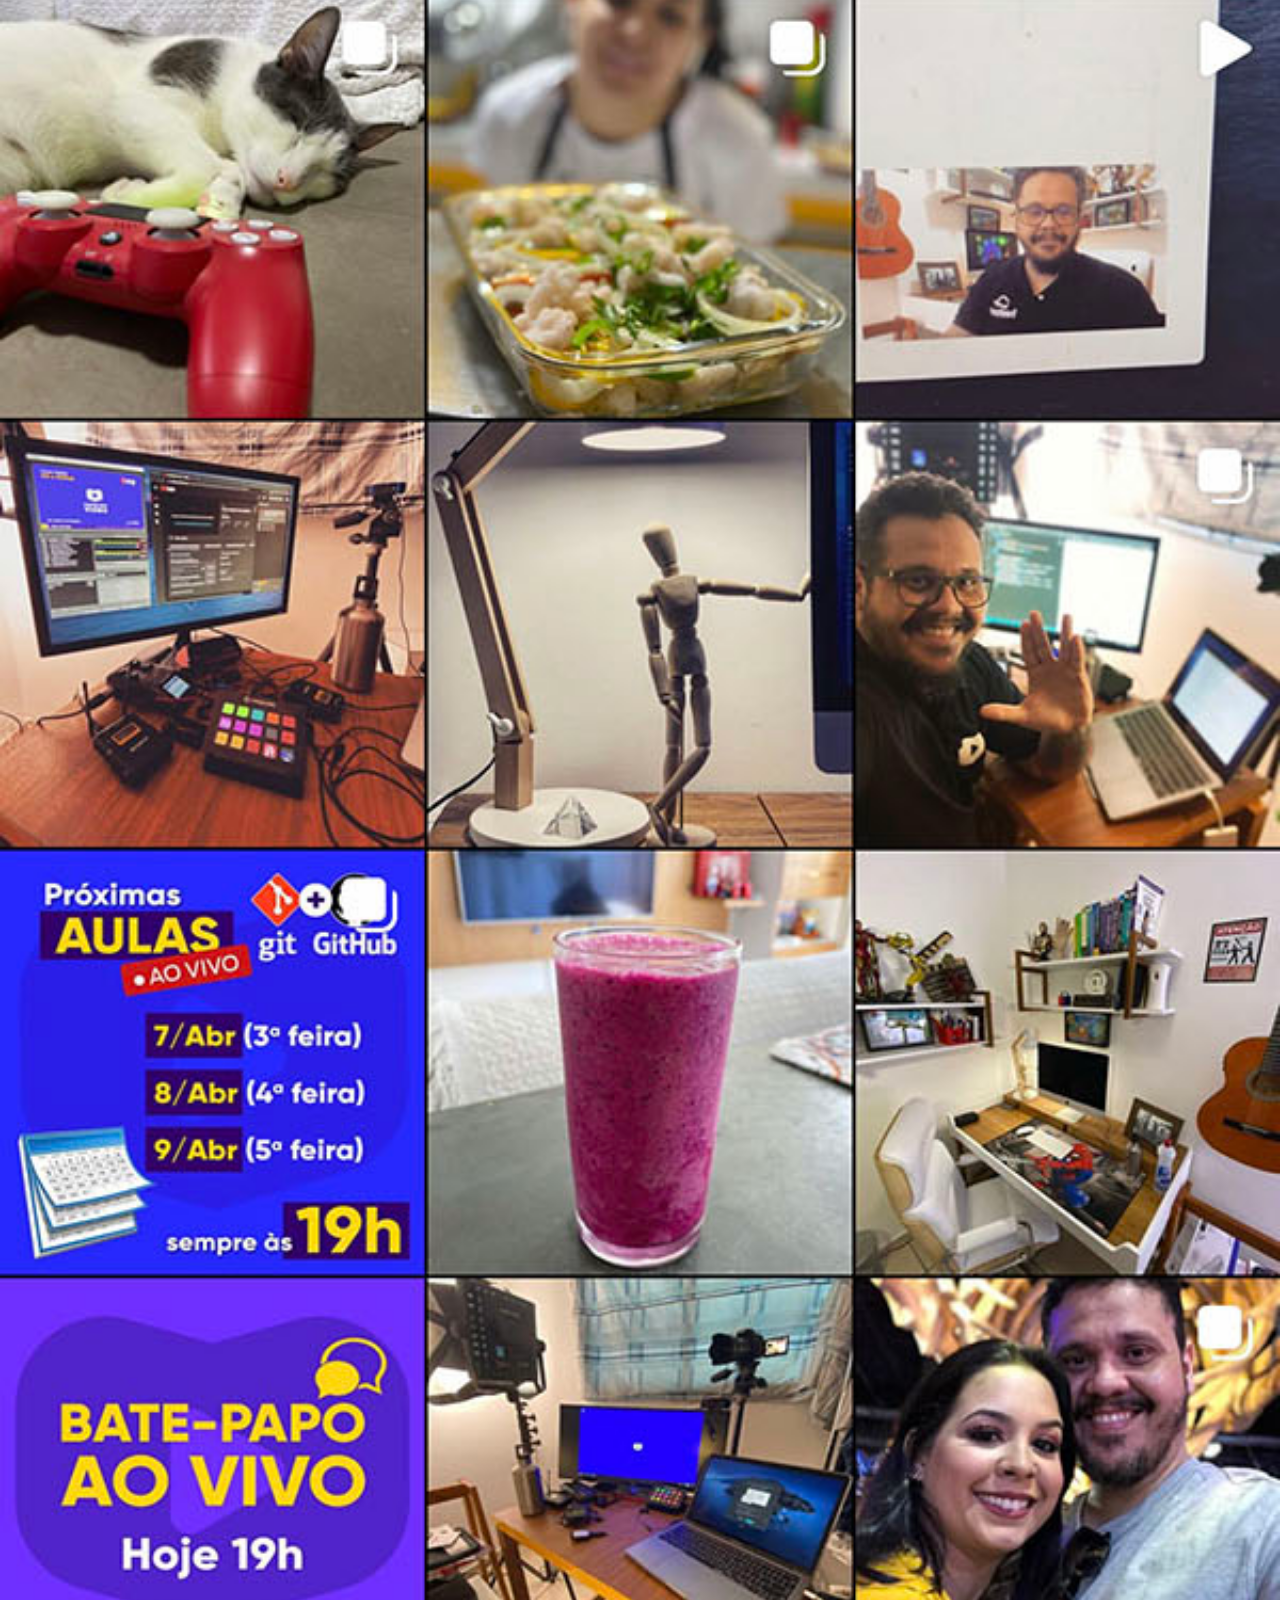
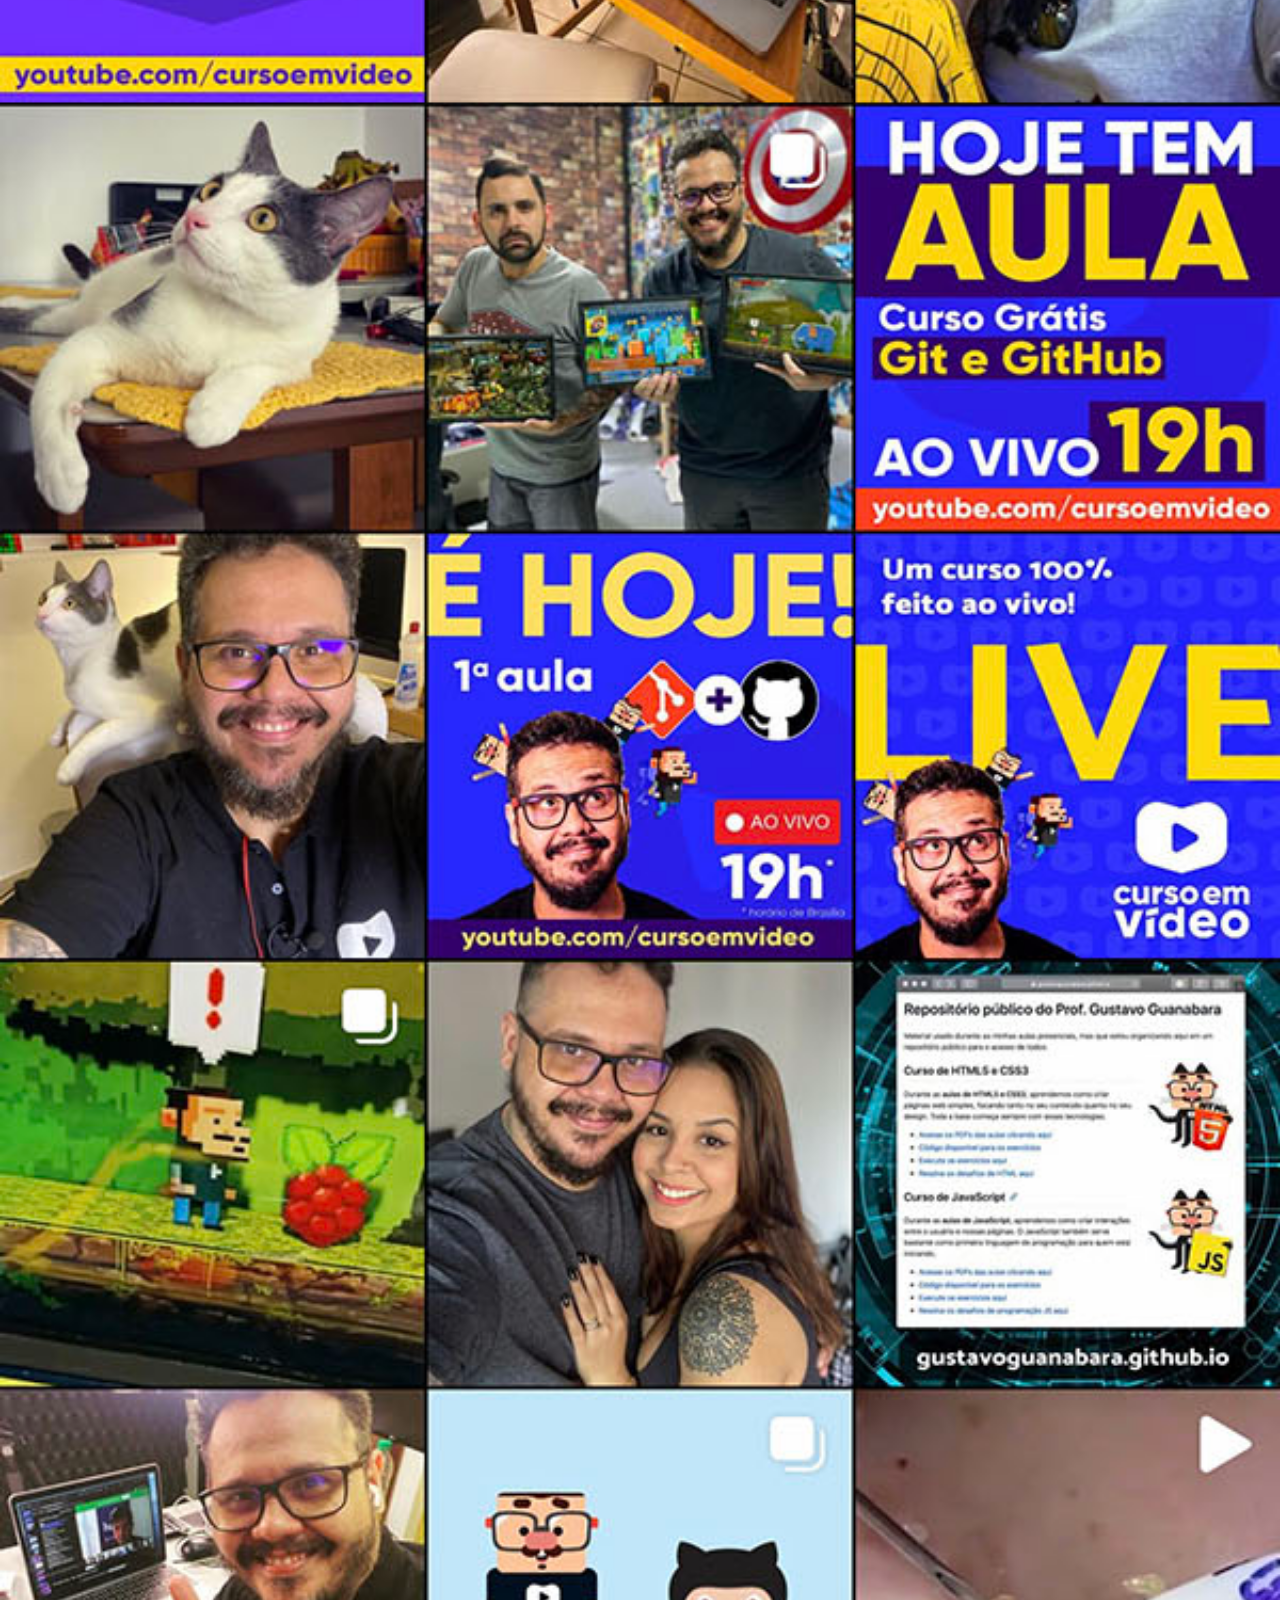
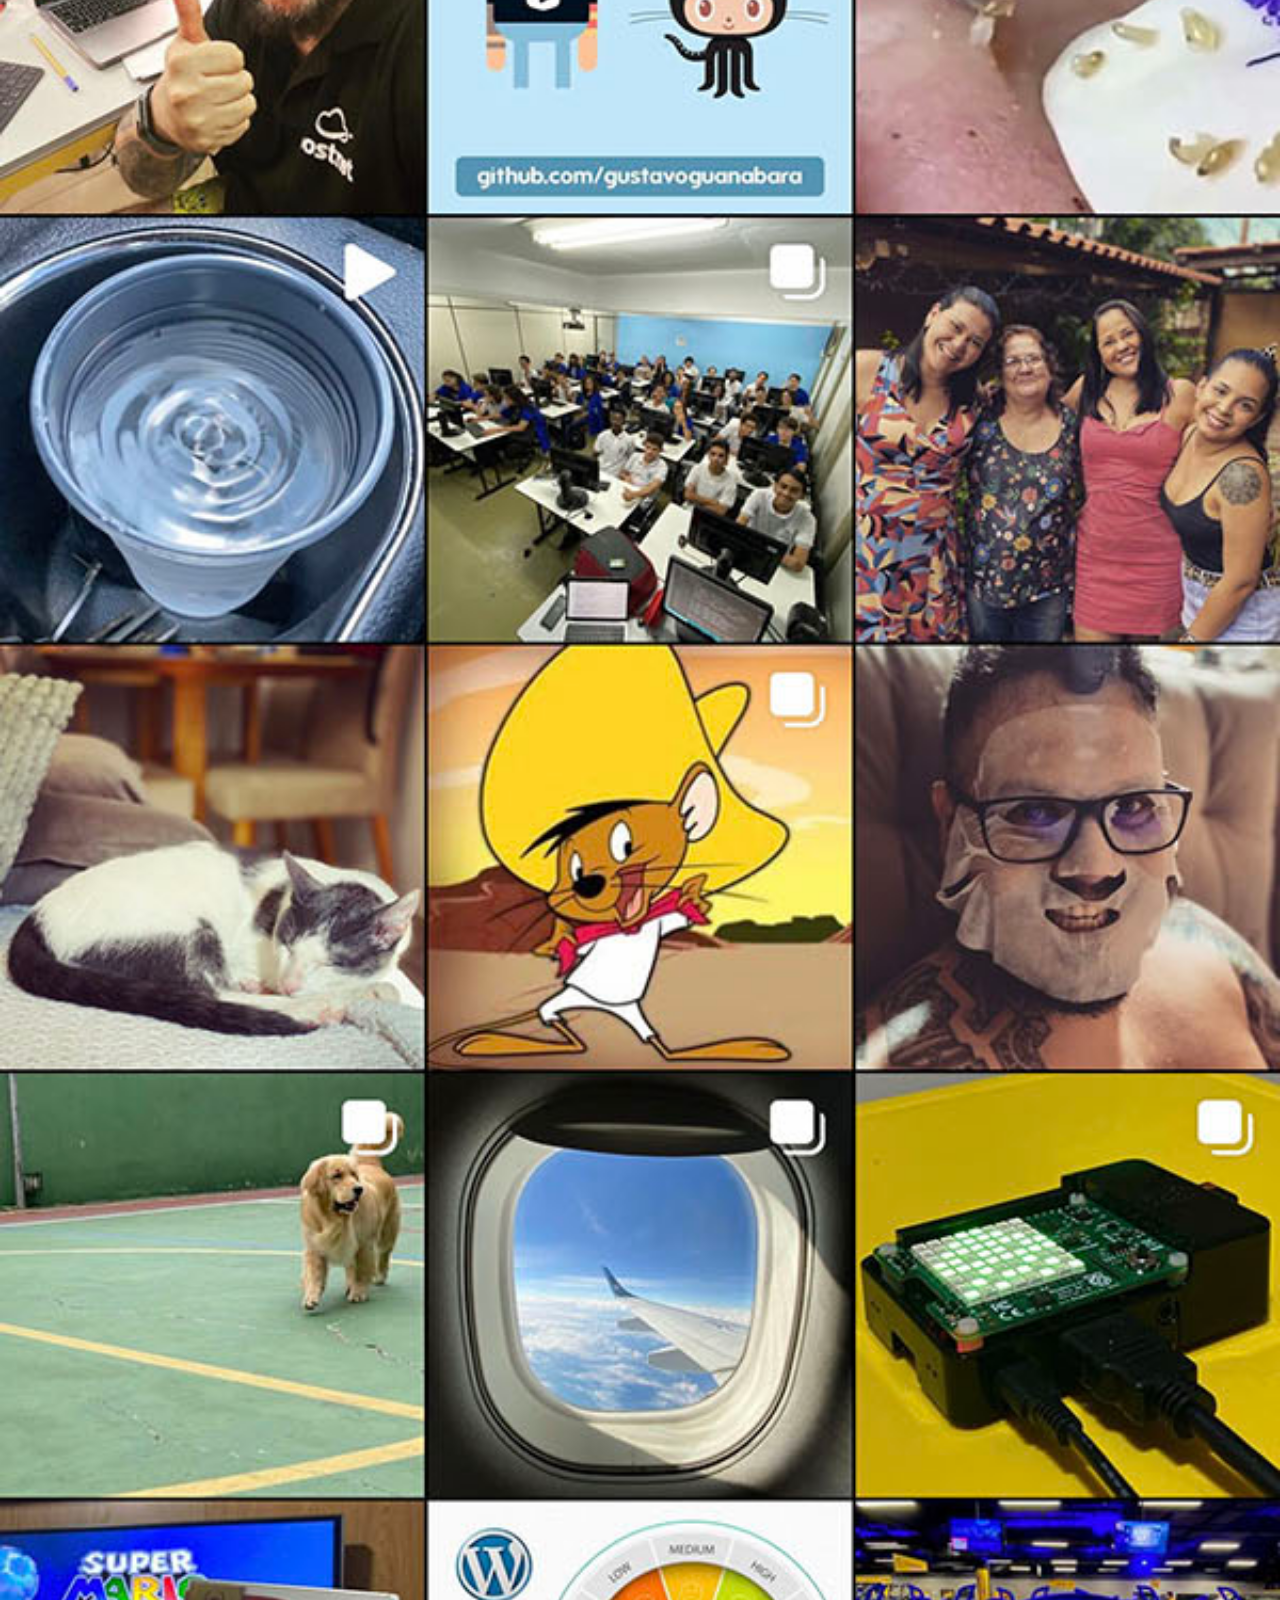
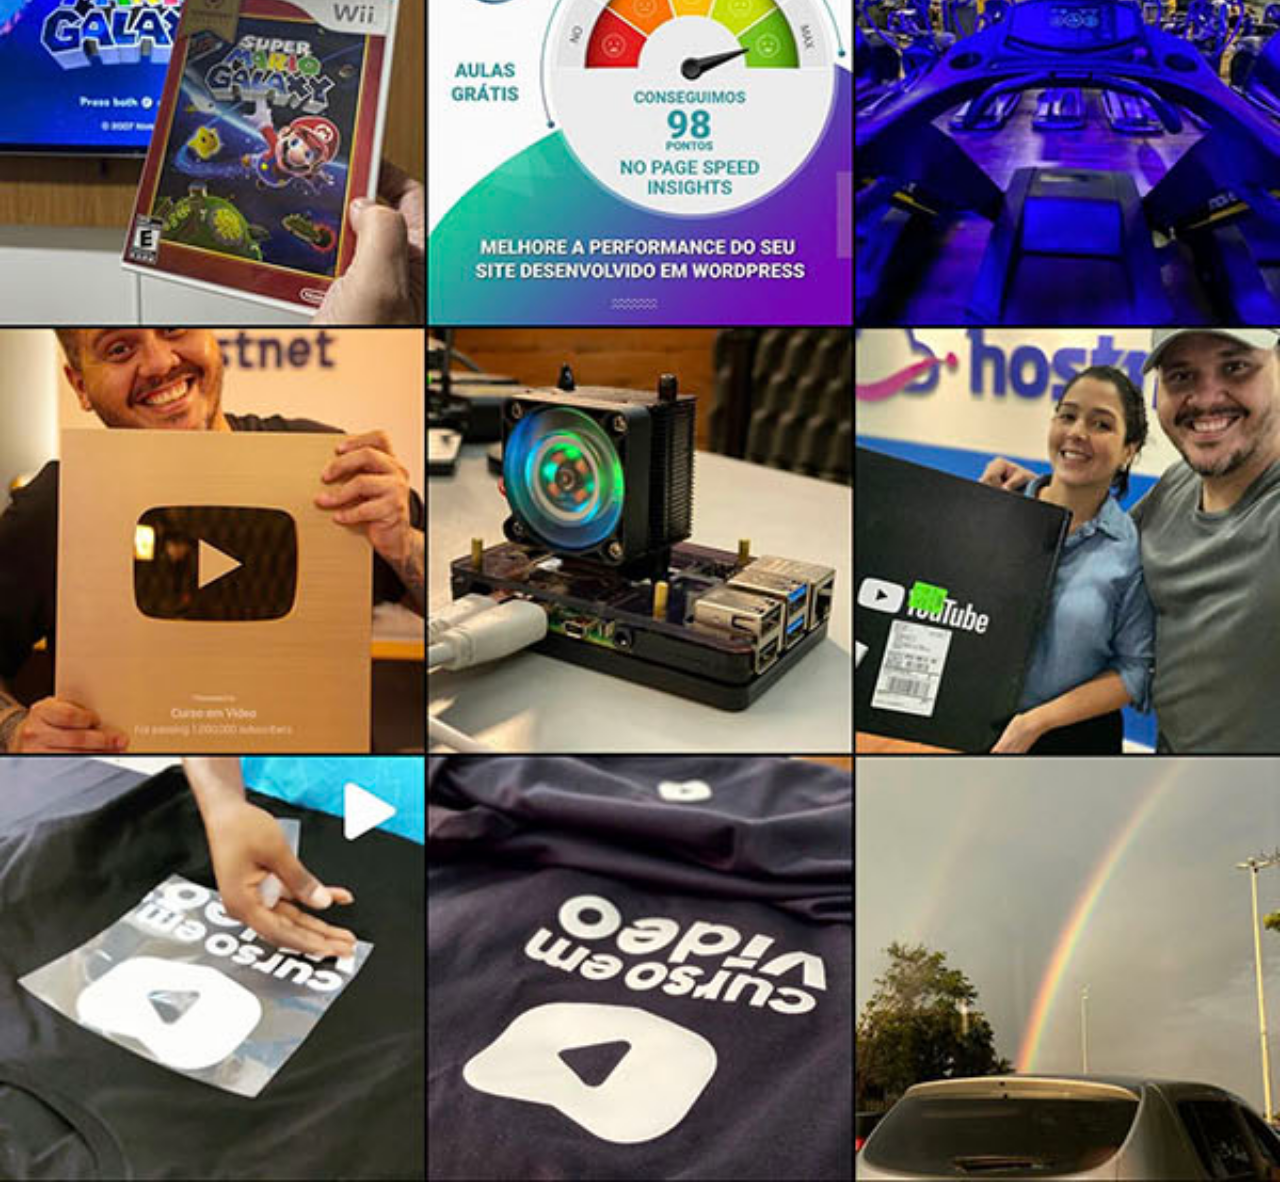
<file: projeto/paginas/instagram.html>
<!DOCTYPE html>
<html lang="pt-br">
<head>
    <meta charset="UTF-8">
    <meta name="viewport" content="width=device-width, initial-scale=1.0">
    <title>Document</title>
    <style>
        ::-webkit-scrollbar{
            width: 0;
            height: 0;
        }
        *{
            margin: 0;
            padding: 0;
        }
        img{
            width: 100%;
            margin: auto;
        }

    </style>
</head>
<body>
    <img src="../imagens/tela-instagram.jpg" alt="">
</body>
</html>
</file>
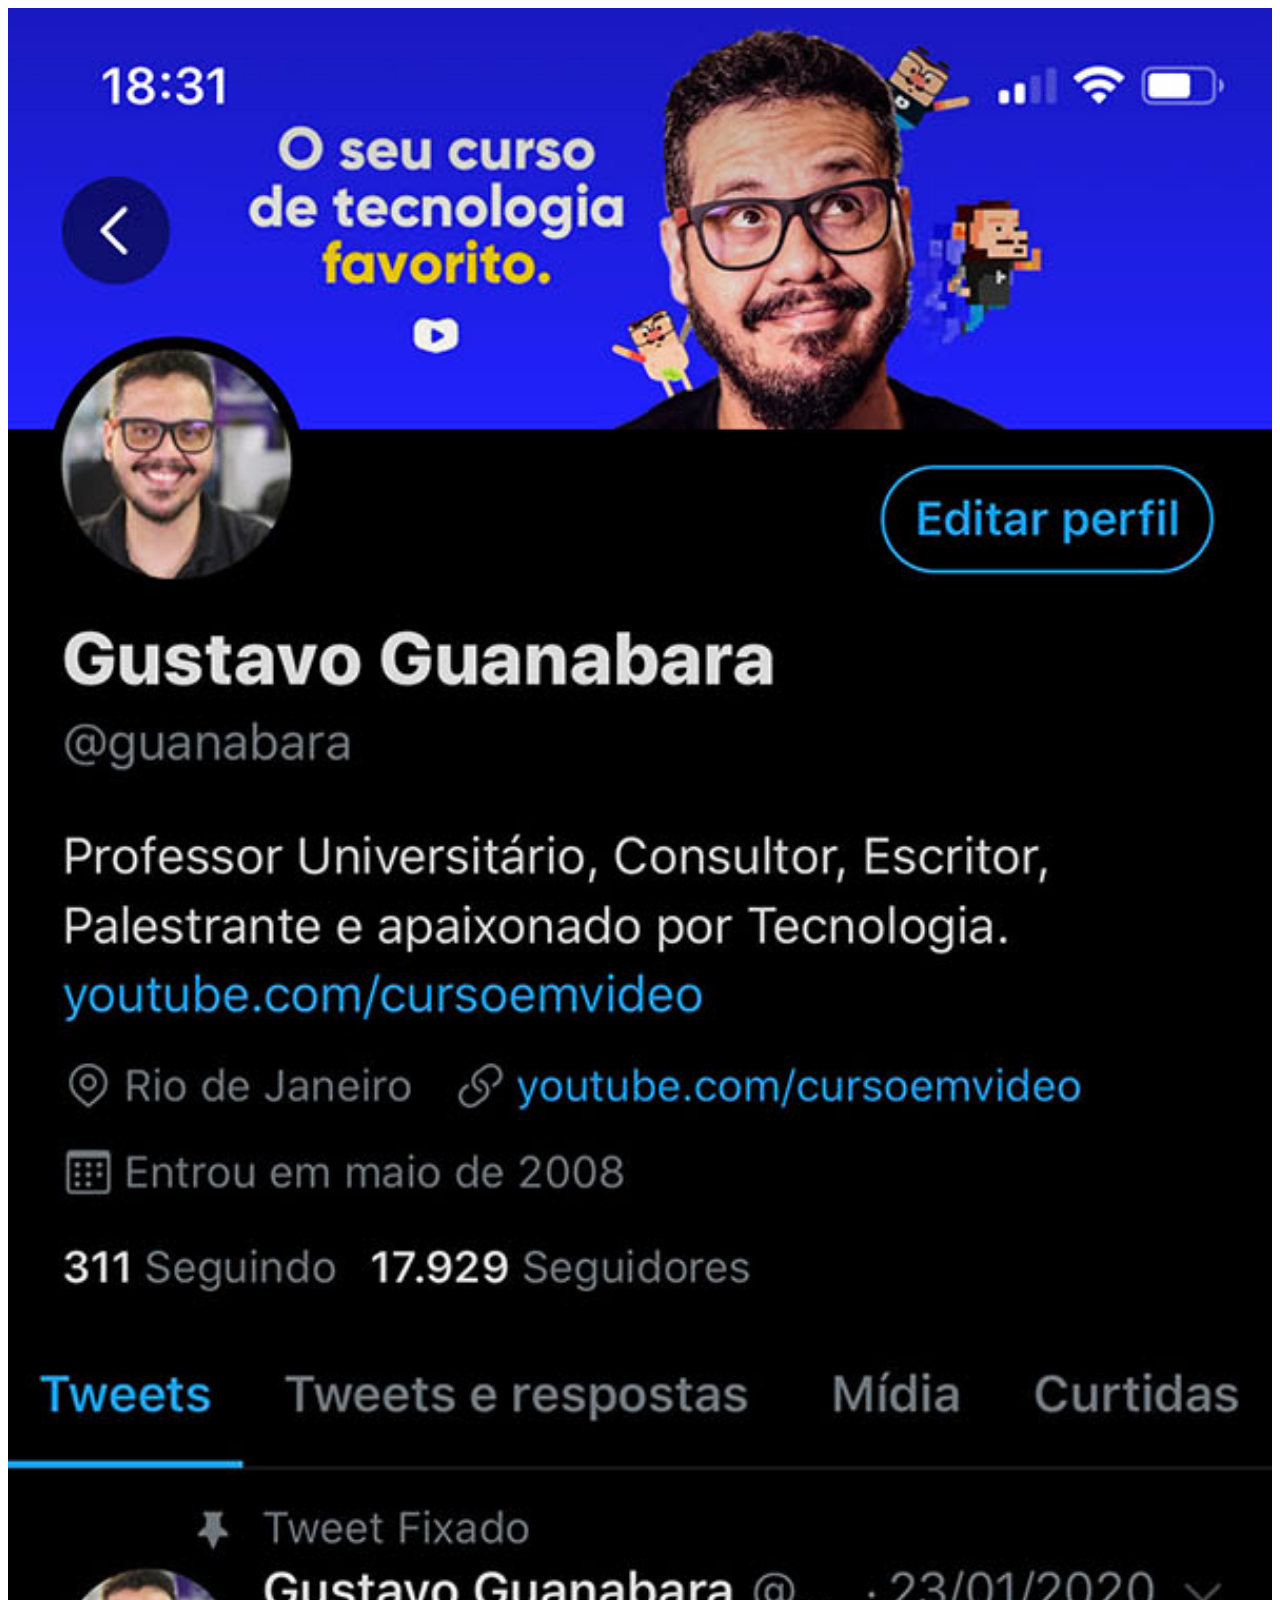
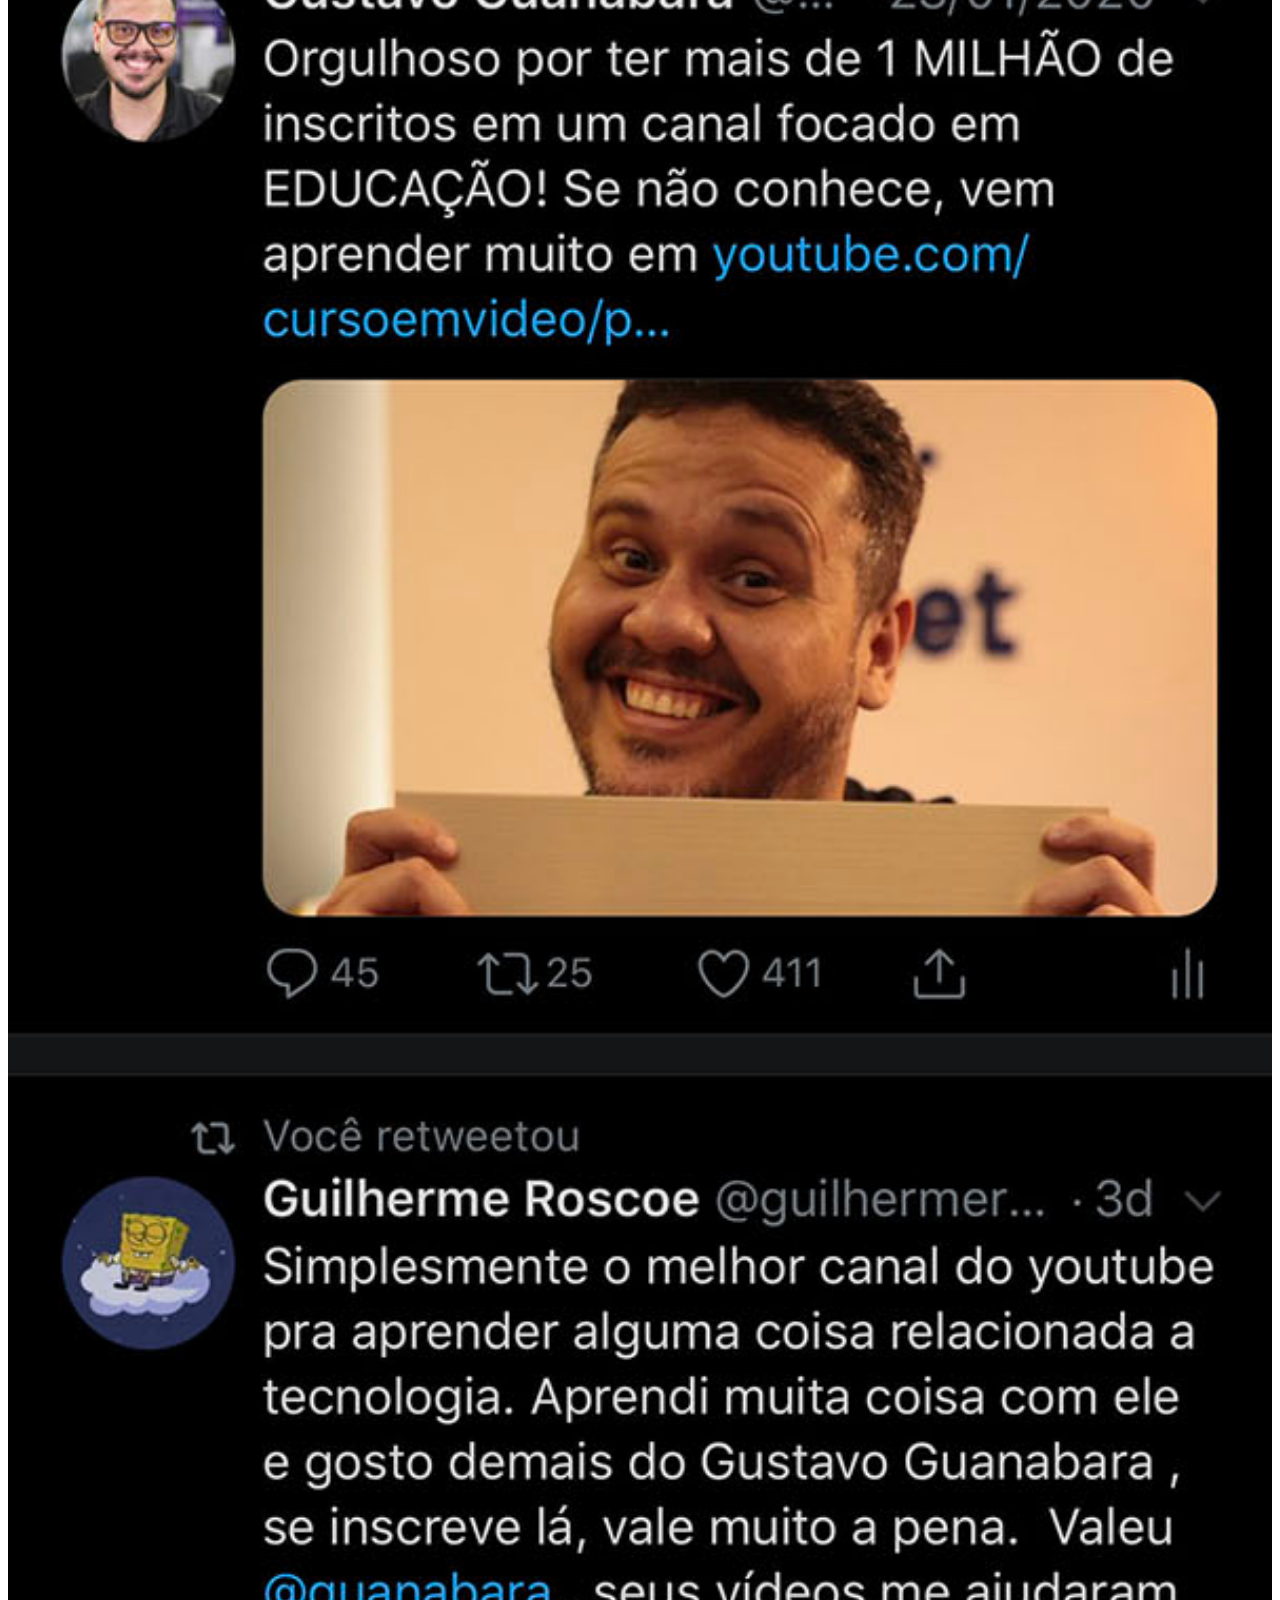
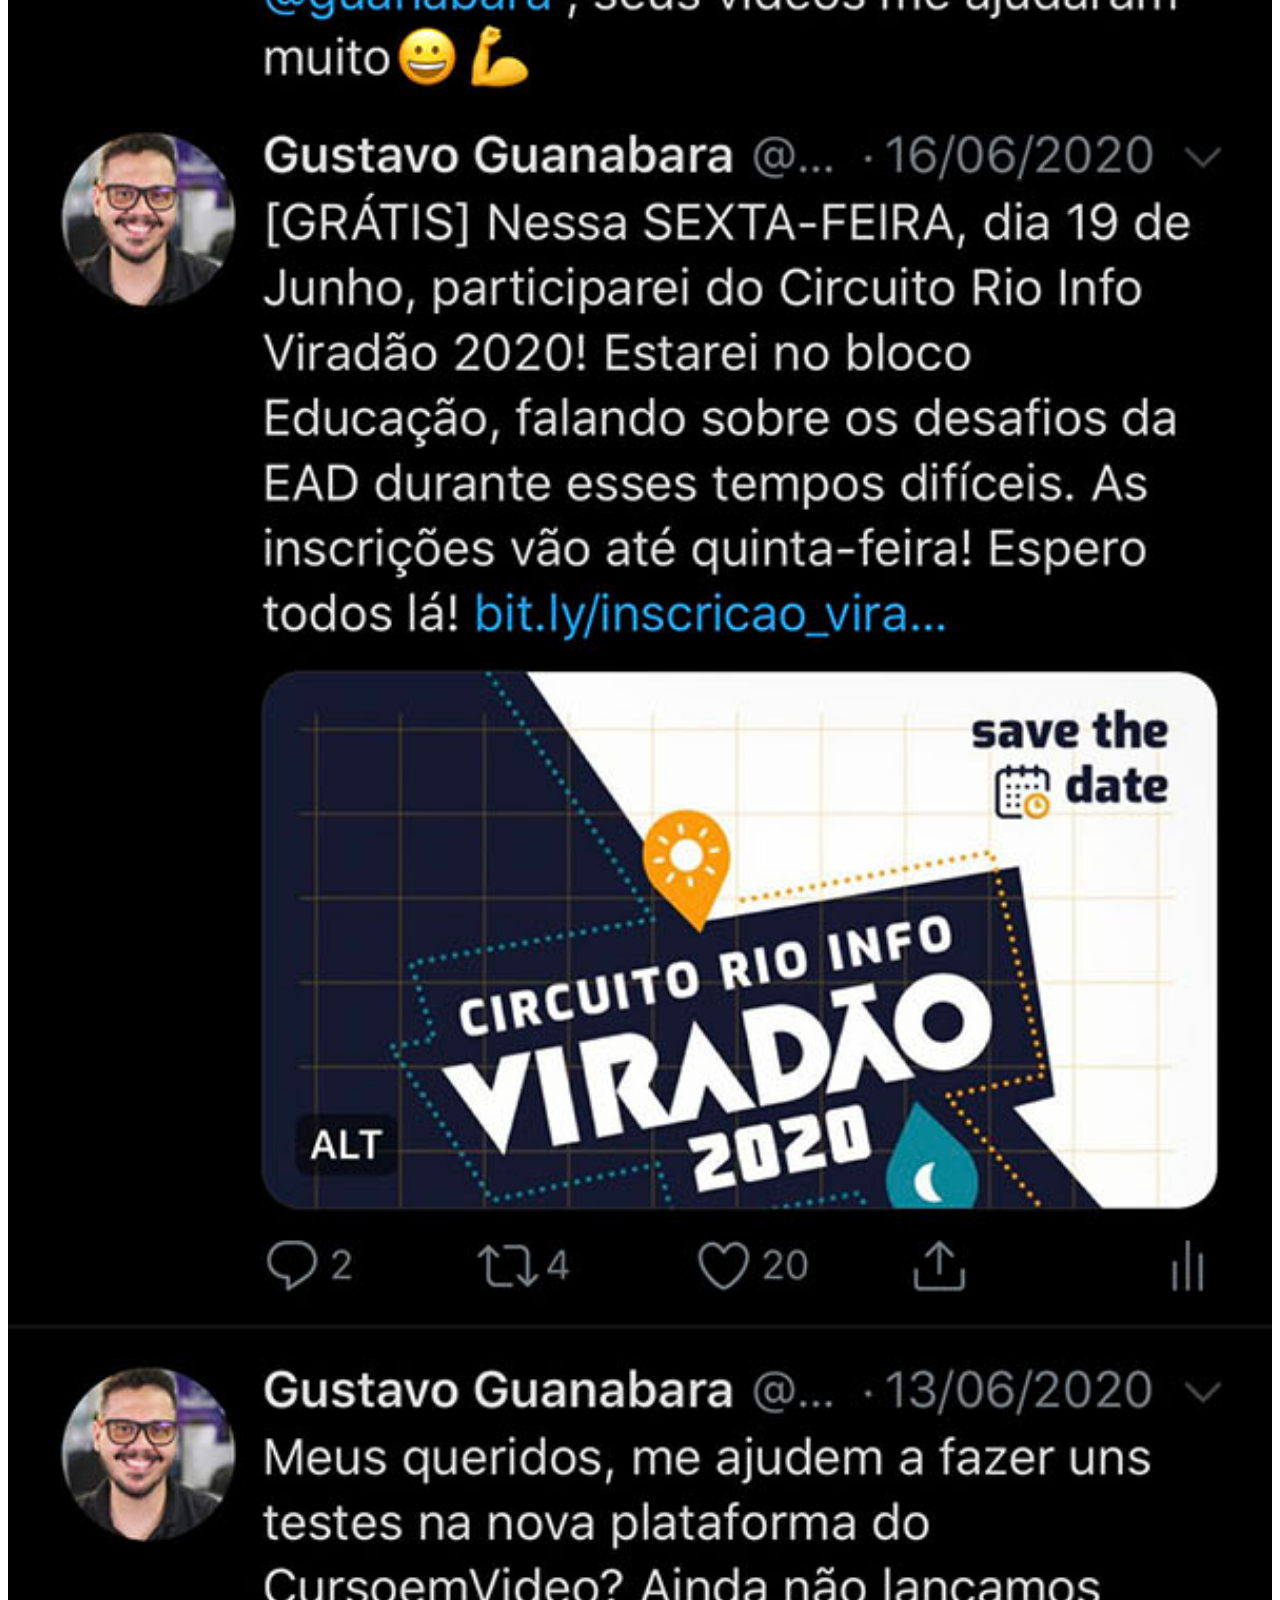
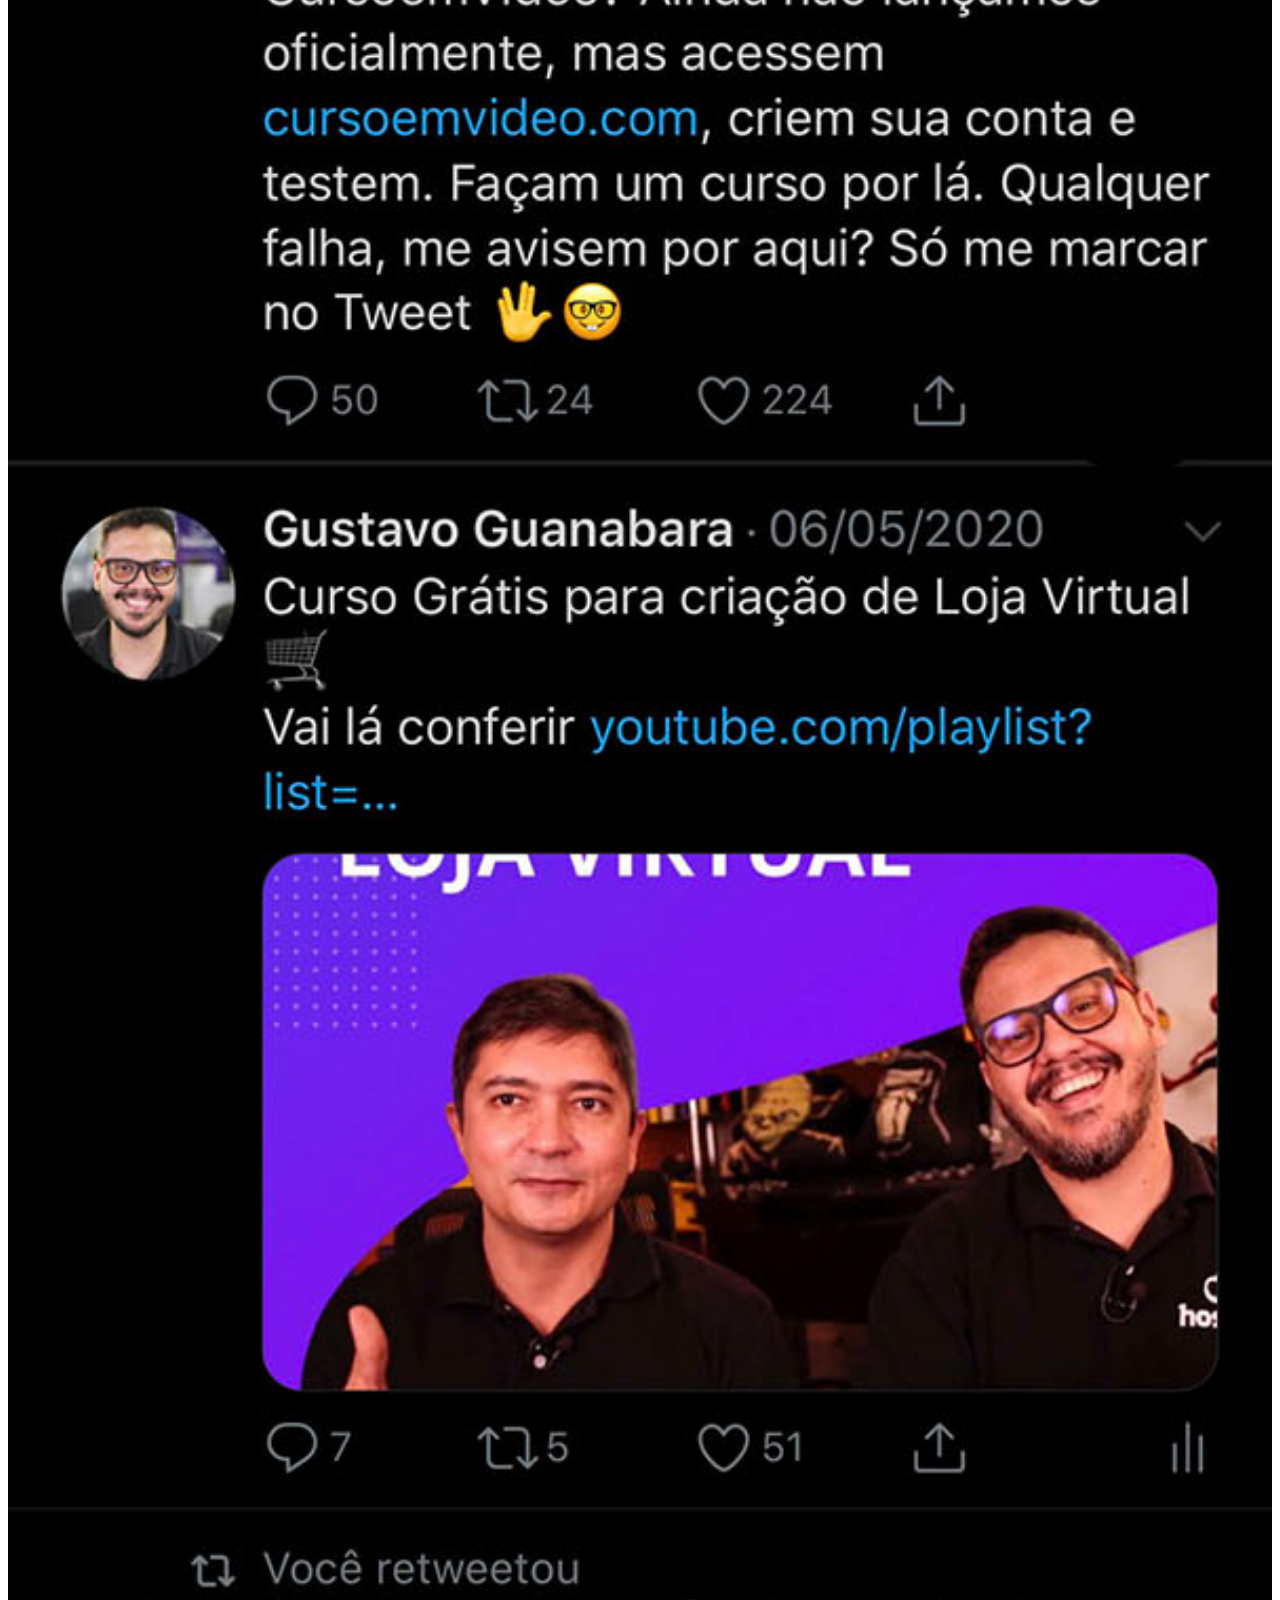
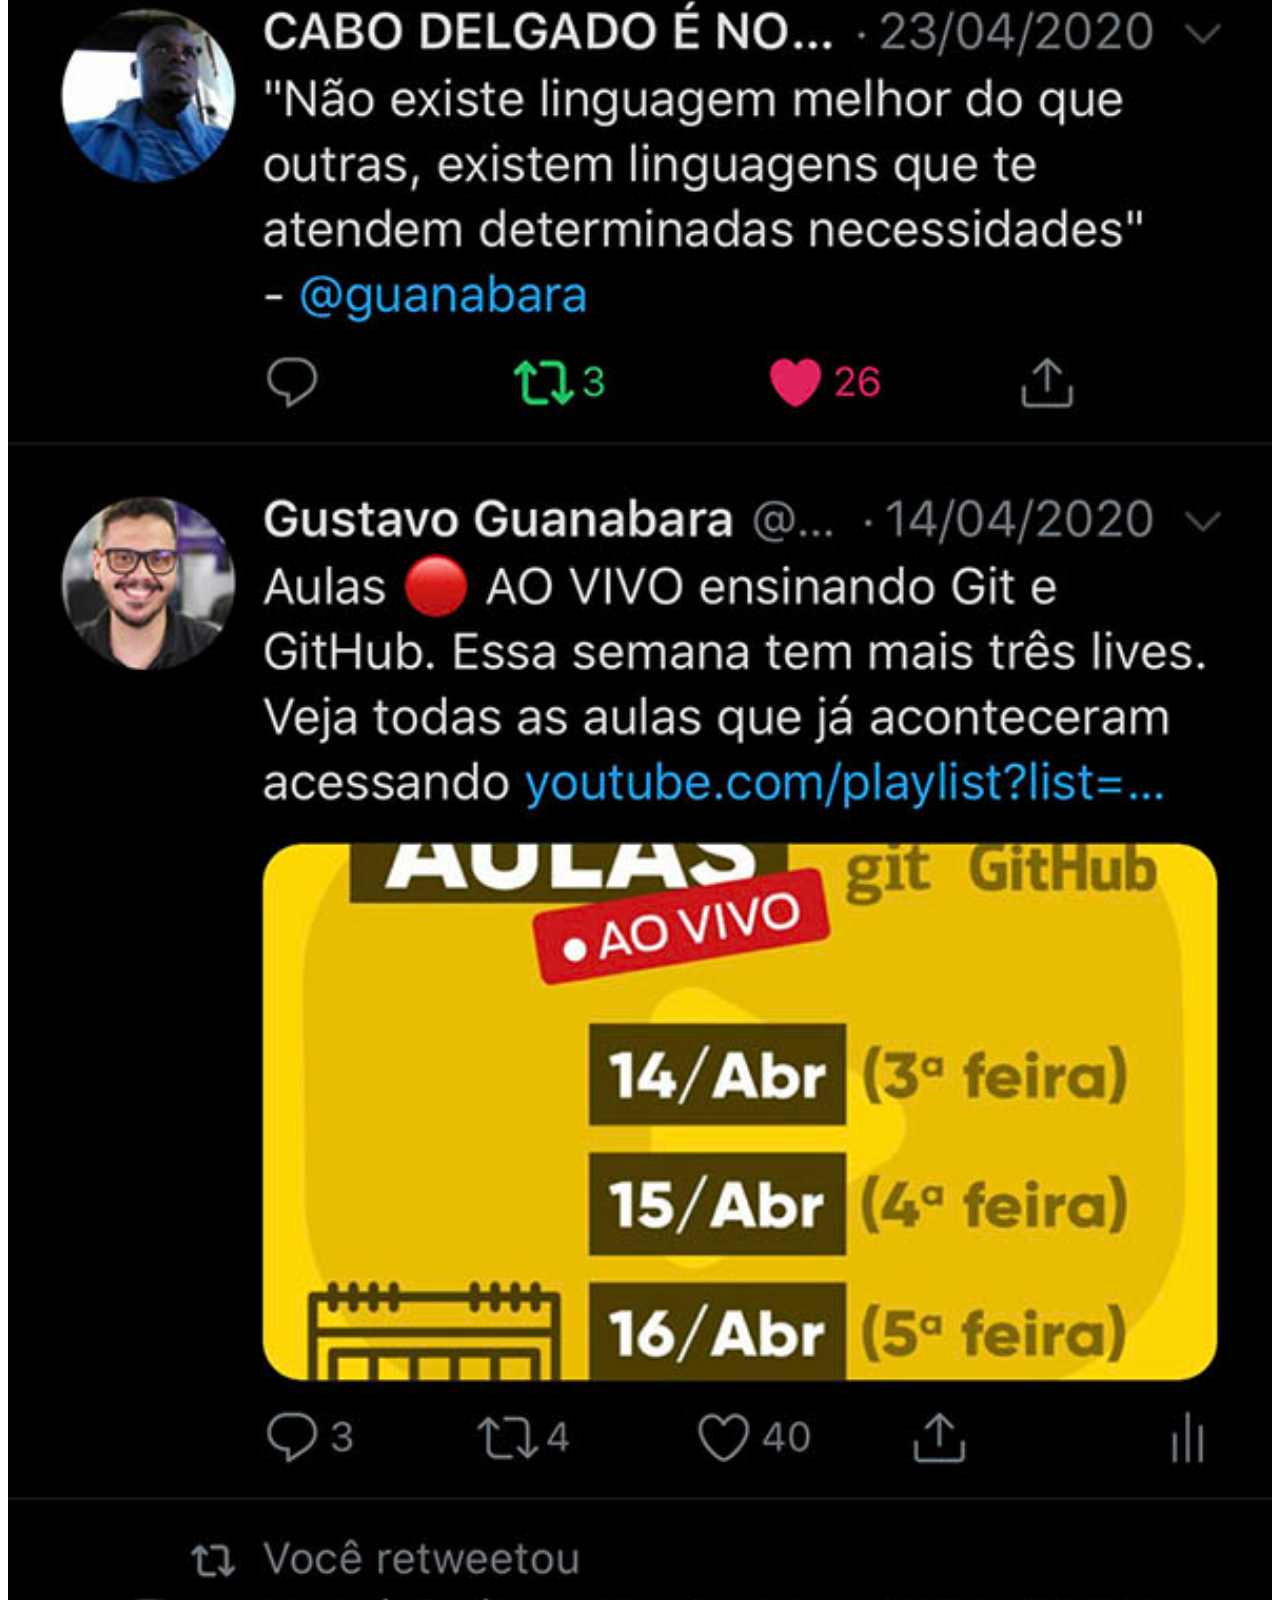
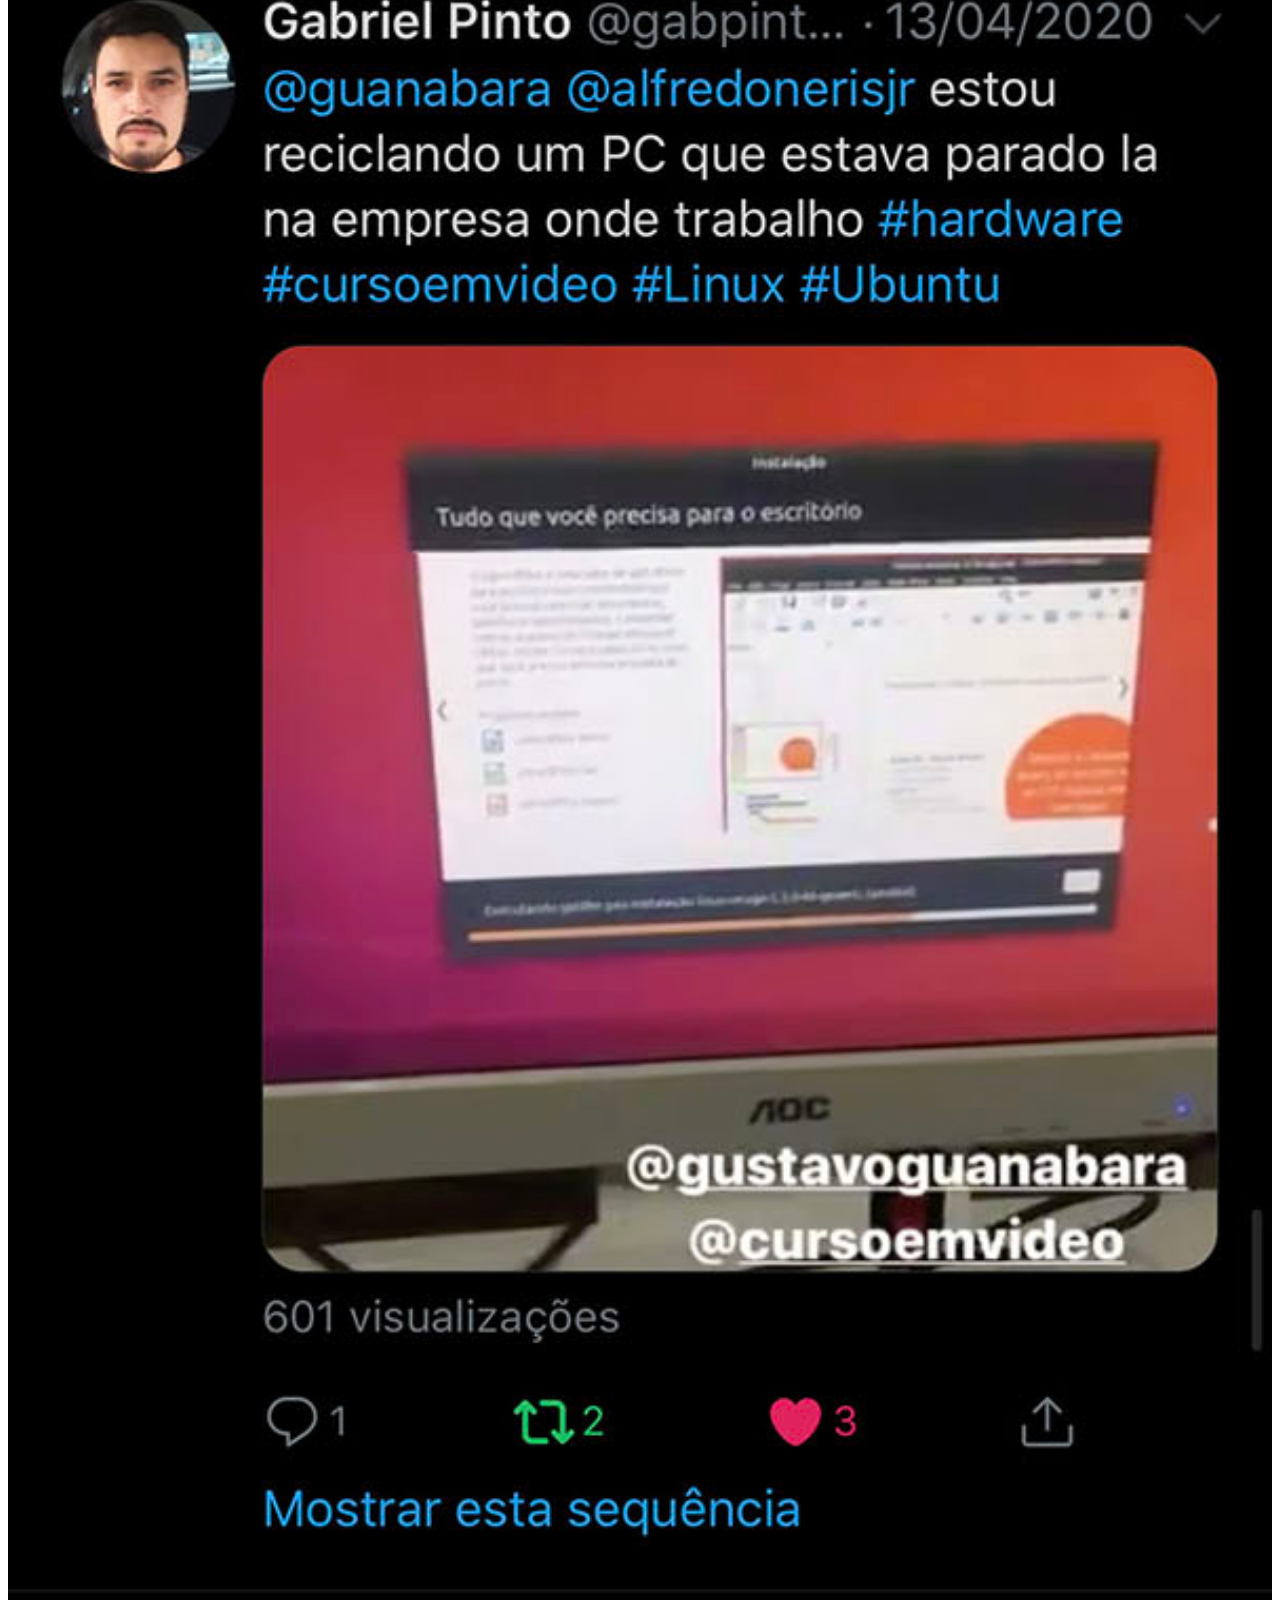
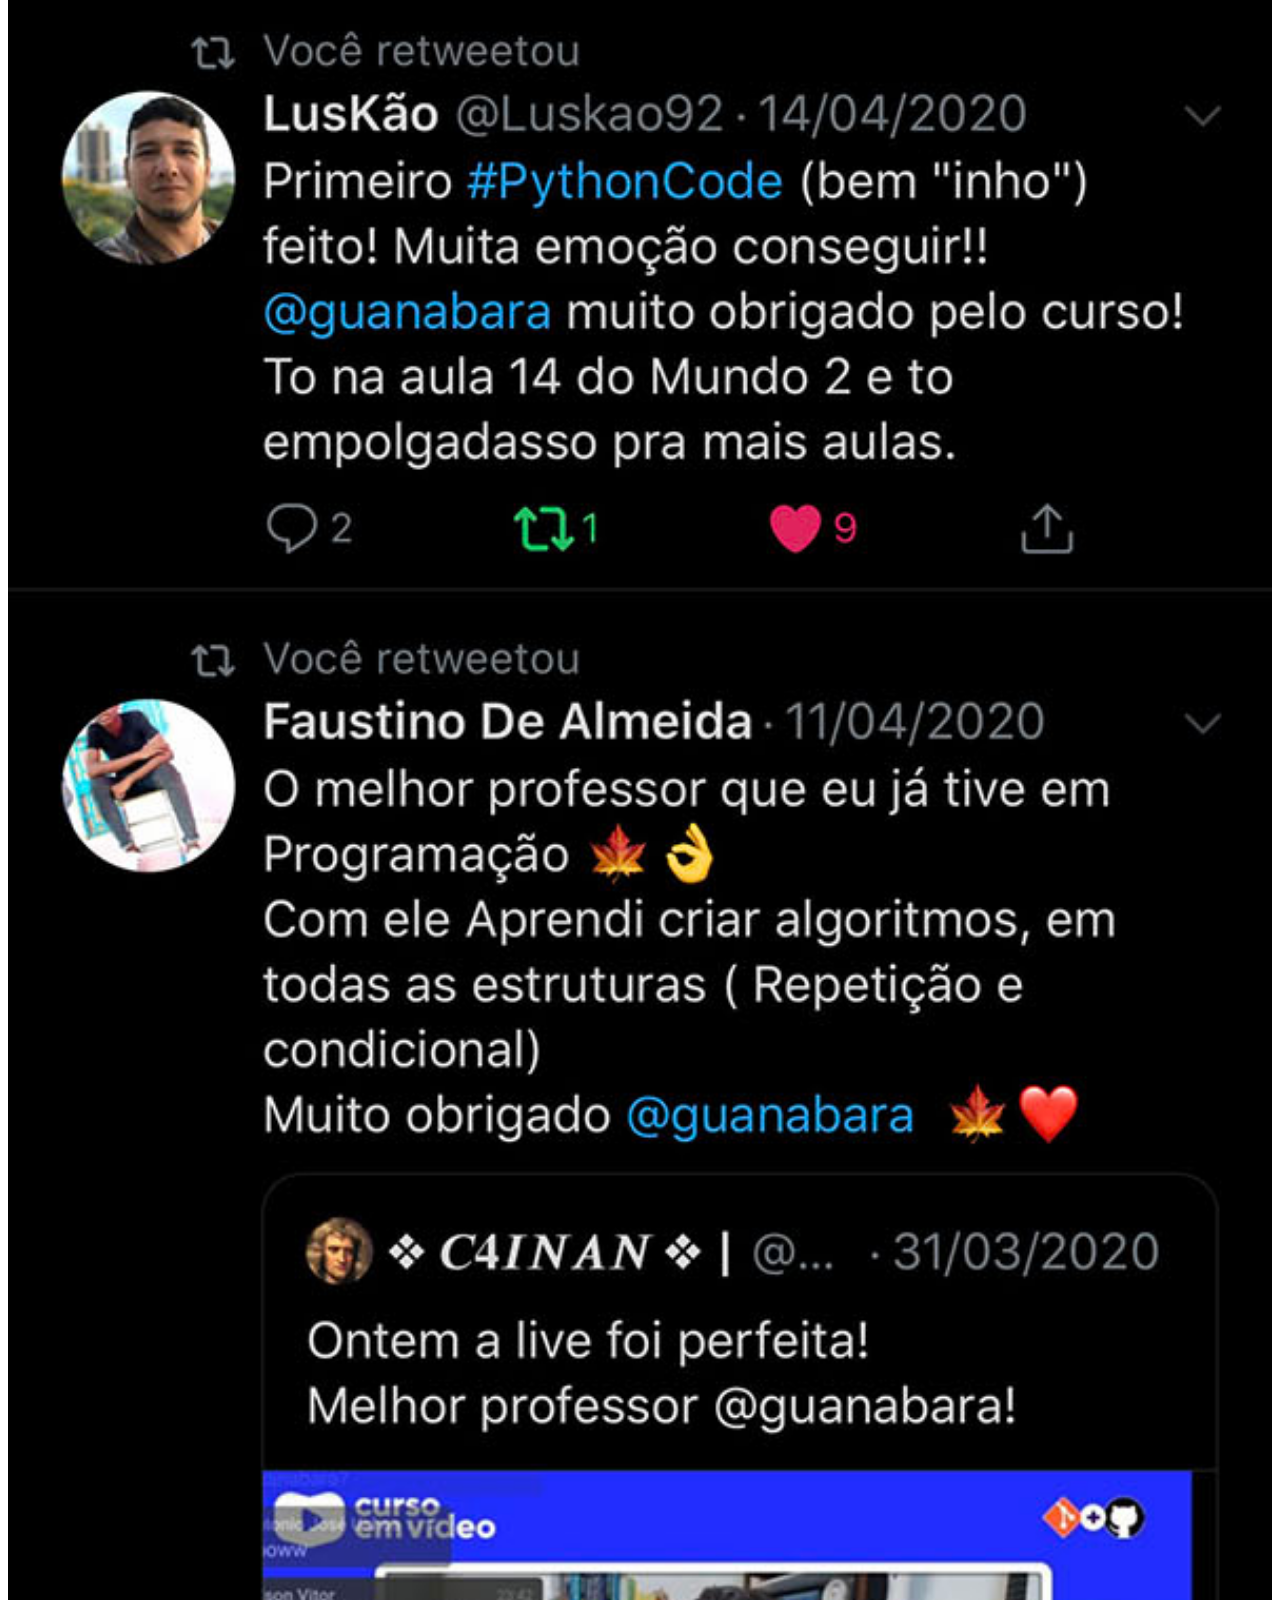
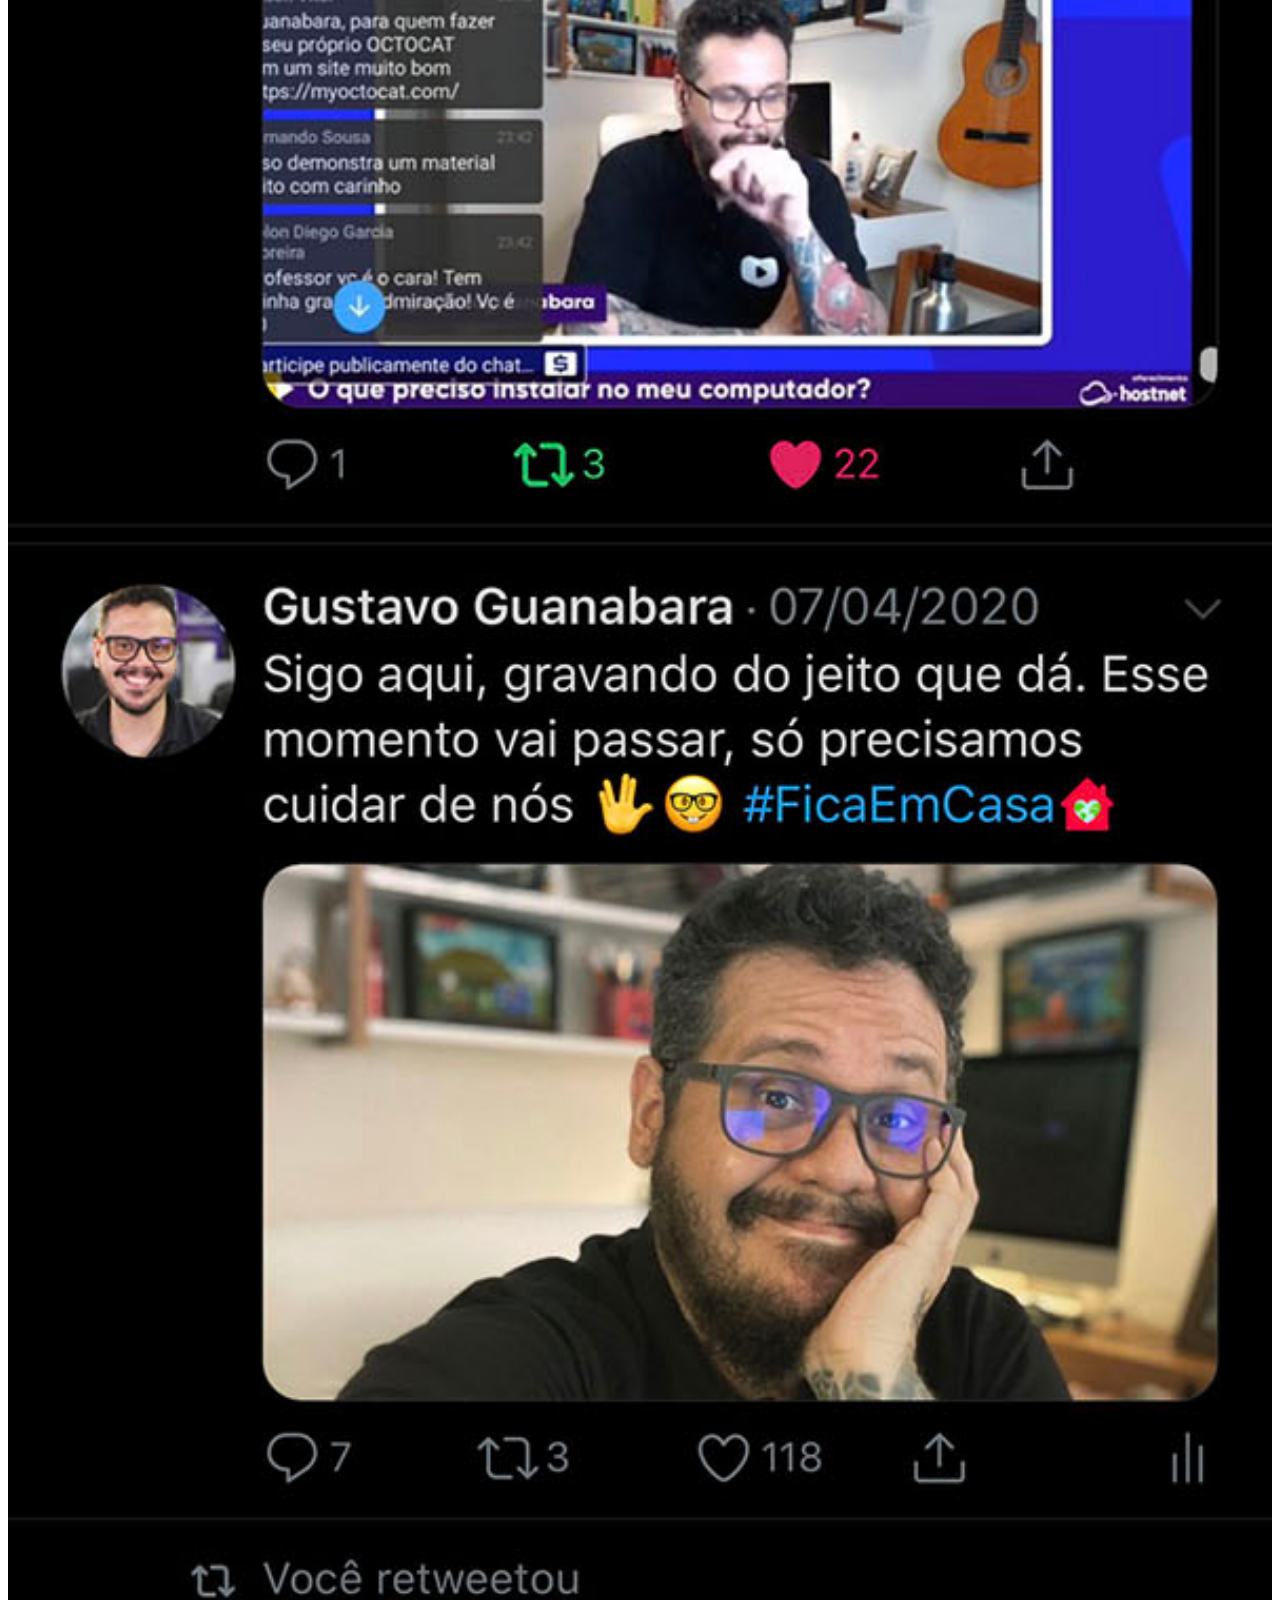
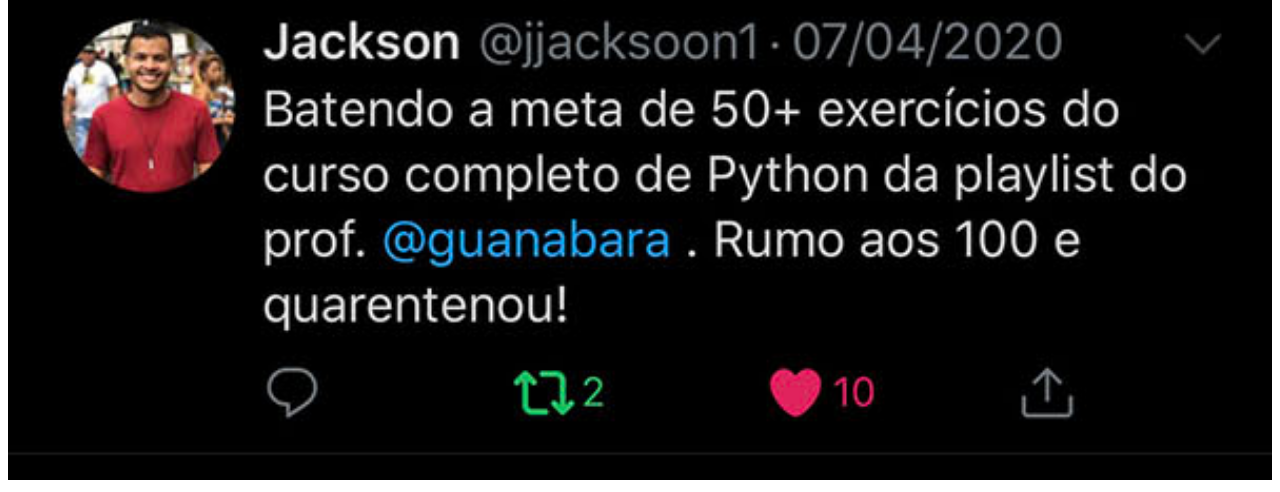
<file: projeto/paginas/twitter.html>
<!DOCTYPE html>
<html lang="pt-br">
<head>
    <meta charset="UTF-8">
    <meta name="viewport" content="width=device-width, initial-scale=1.0">
    <title>Document</title>
    <style>
        img{
            width: 100%;
            margin: auto;
            padding: 0;
        }
    </style>
</head>
<body>
    <img src="../imagens/tela-twitter.jpg" alt="">
</body>
</html>
</file>
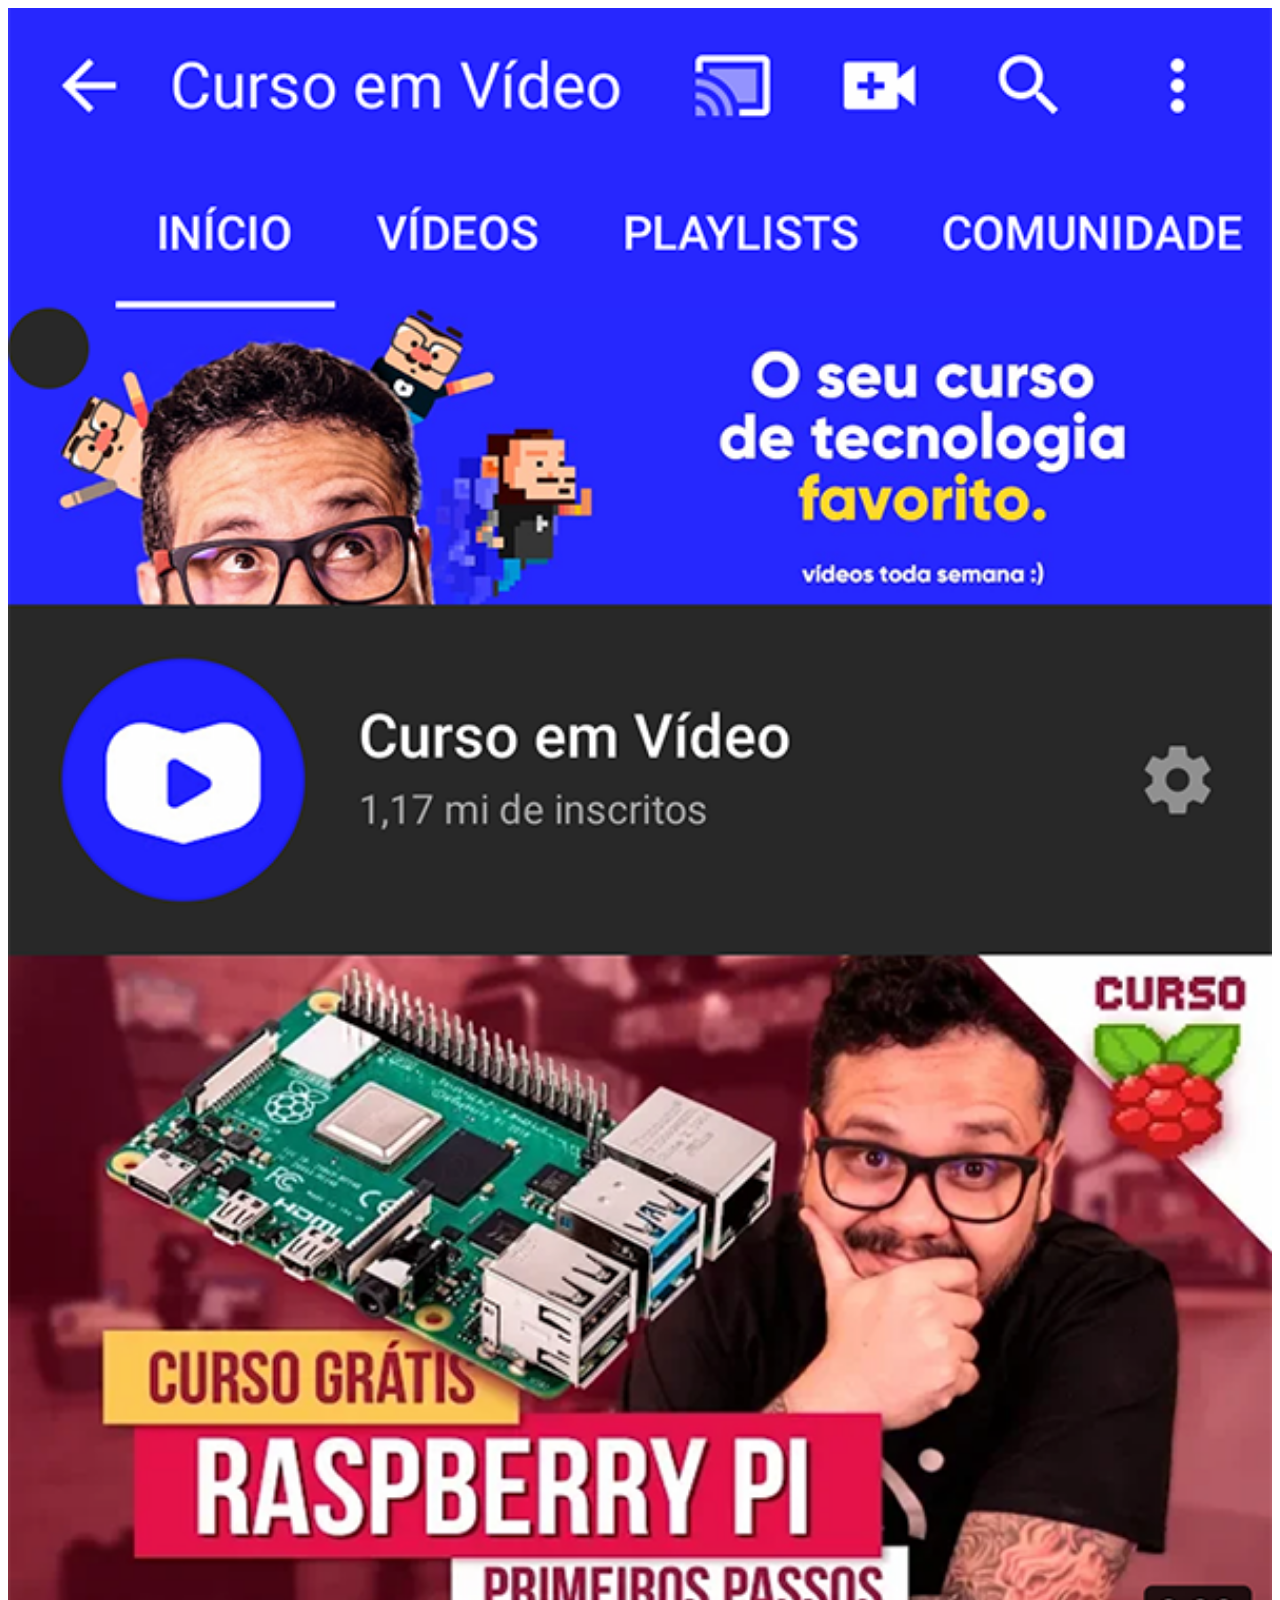
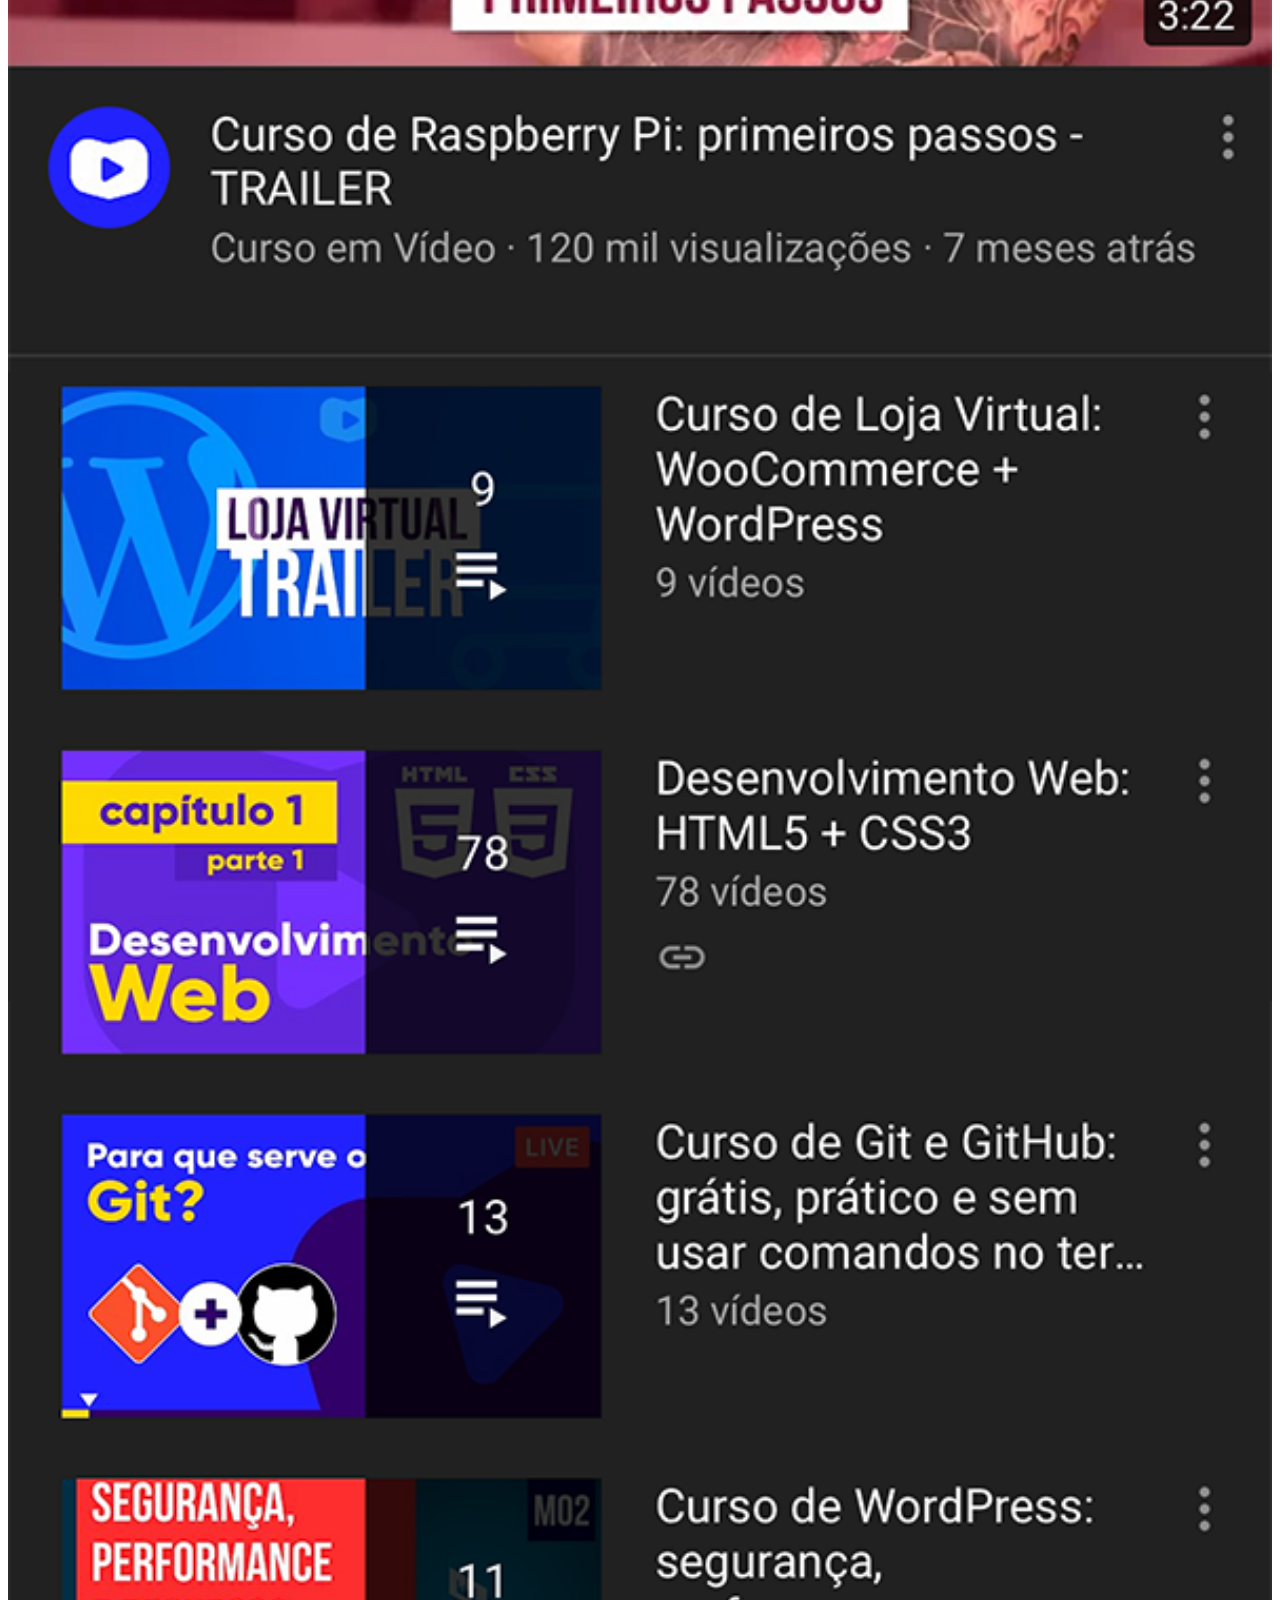
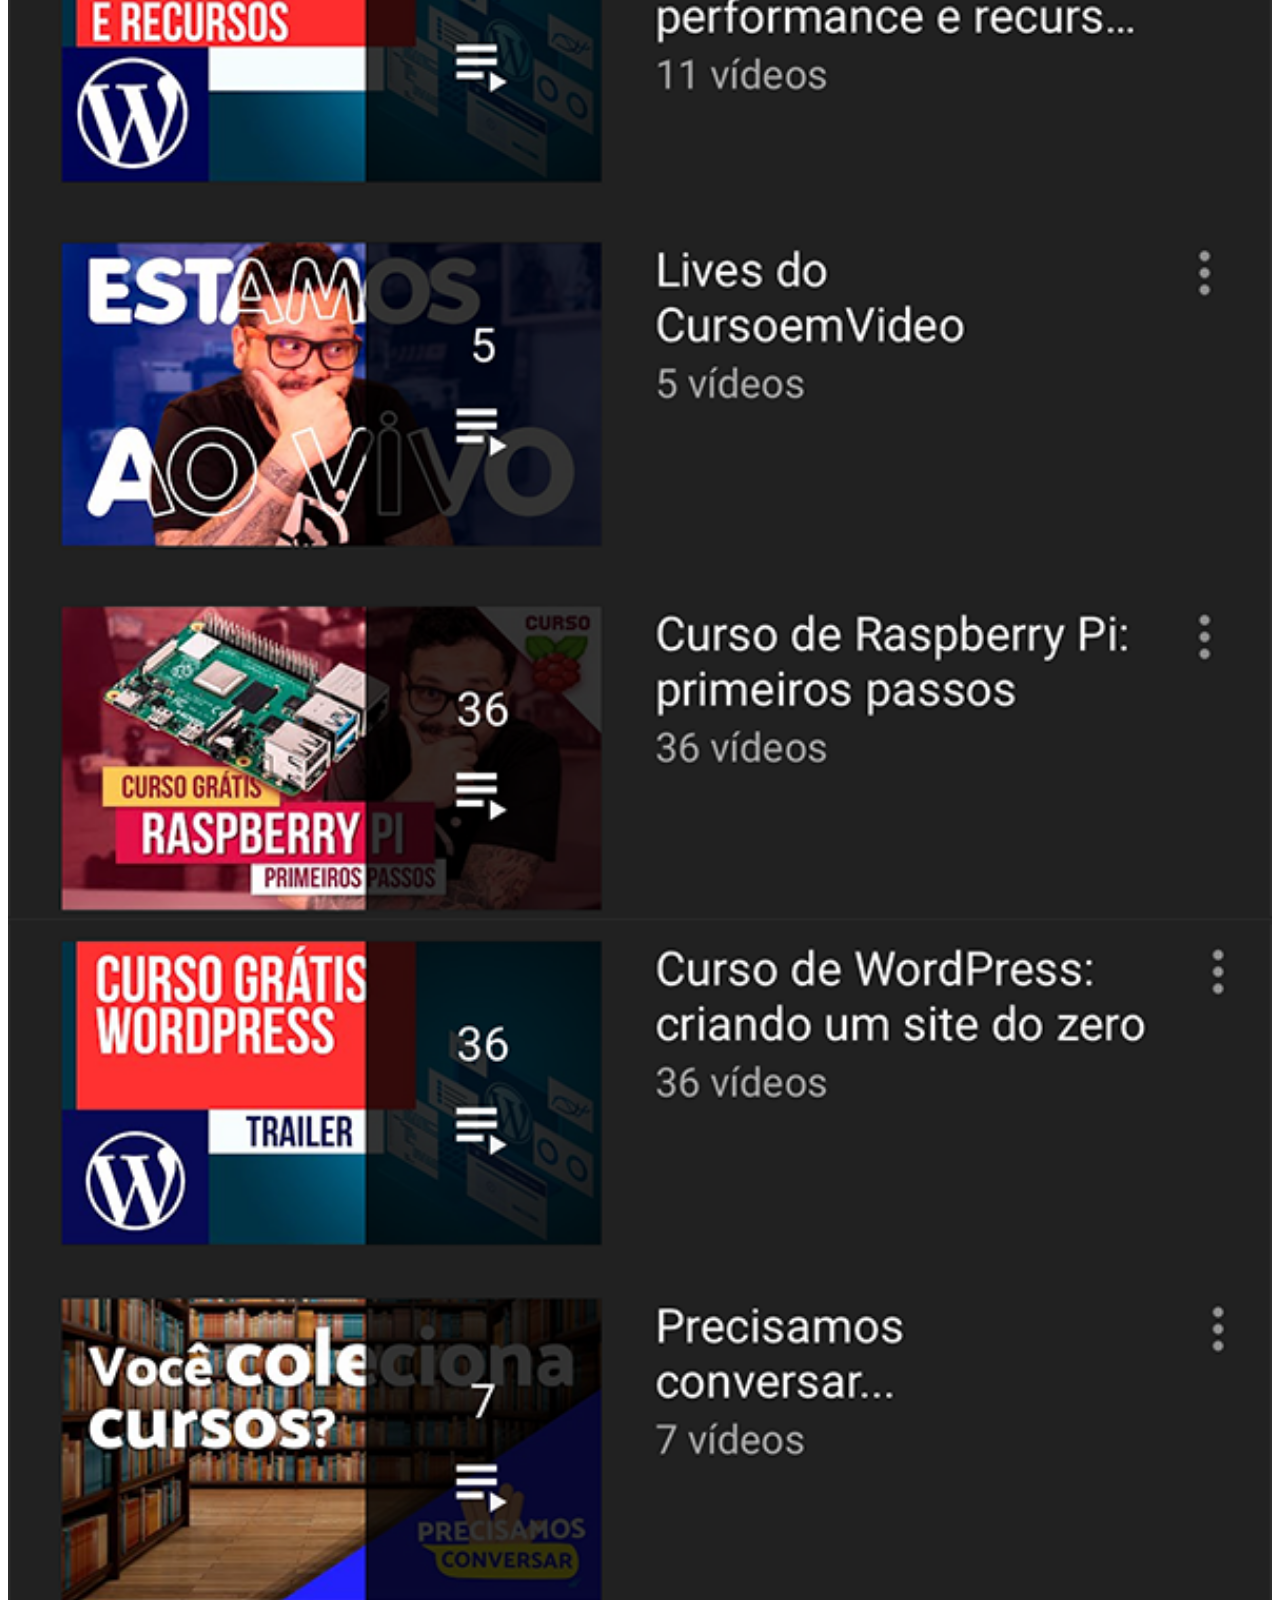
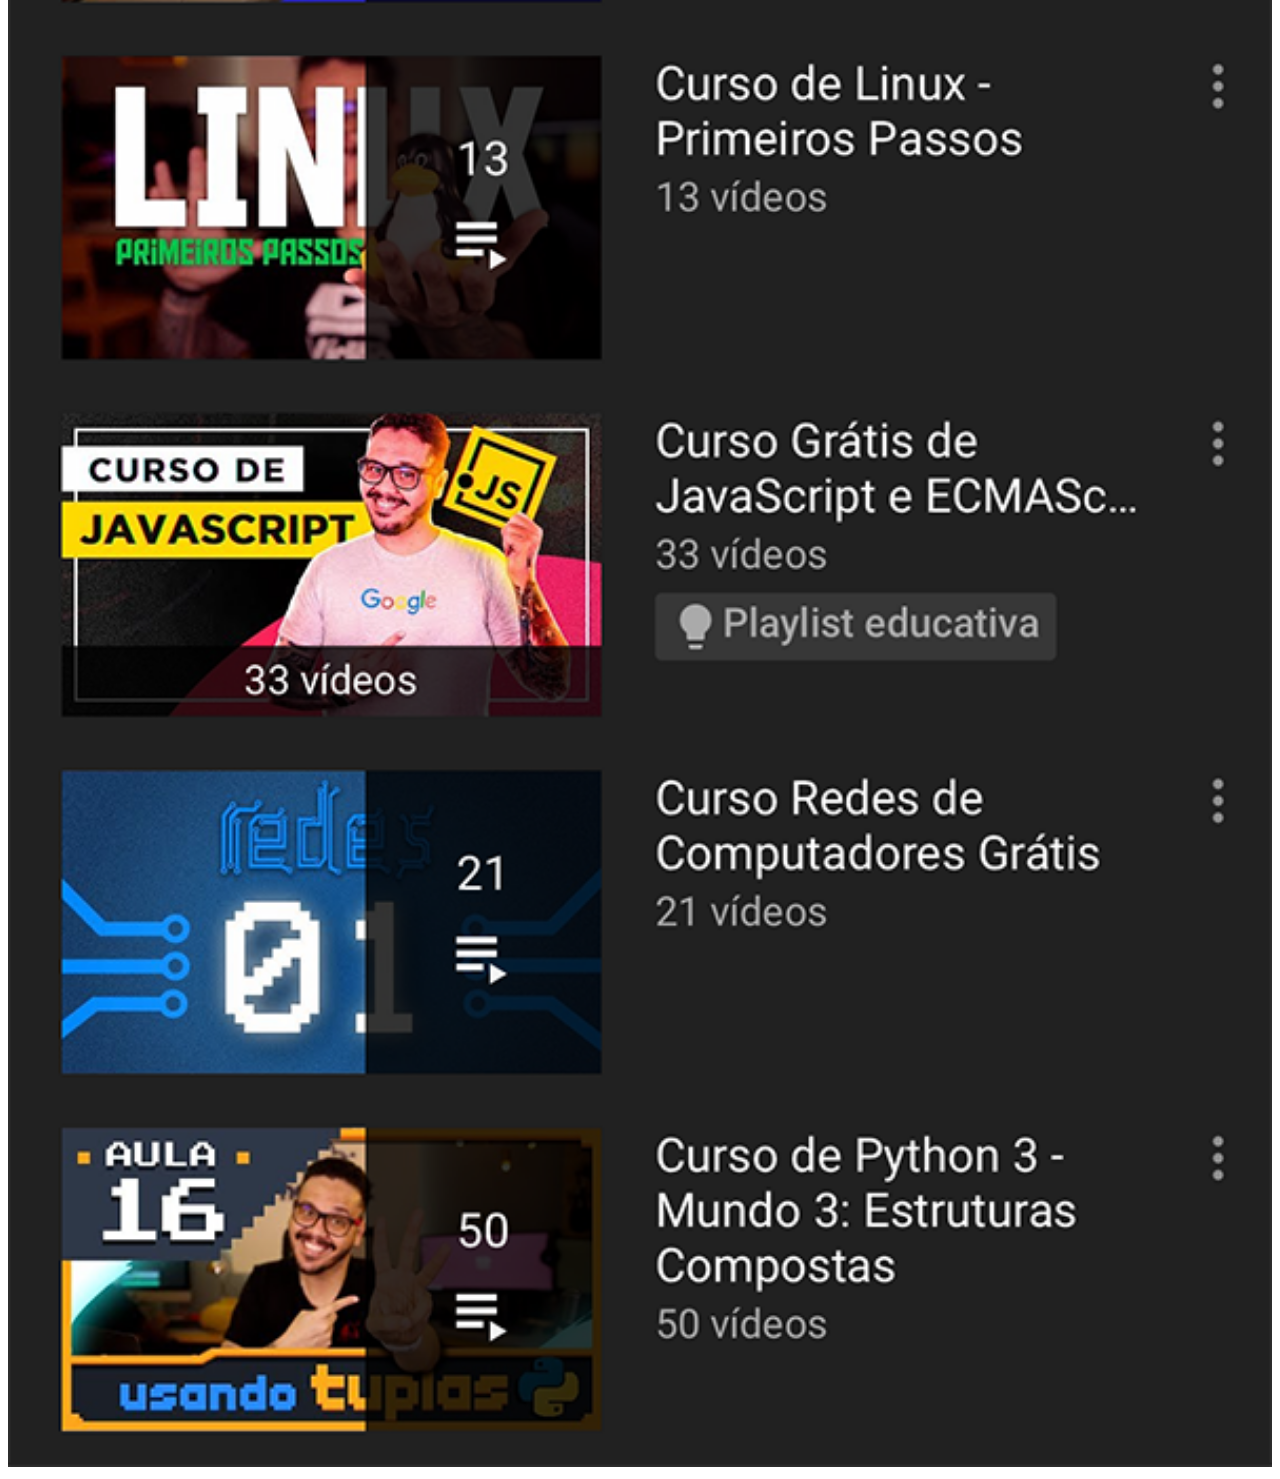
<file: projeto/paginas/youtube.html>
<!DOCTYPE html>
<html lang="pt-br">
<head>
    <meta charset="UTF-8">
    <meta name="viewport" content="width=device-width, initial-scale=1.0">
    <title>Document</title>
    <style>
        img{
            width: 100%;
            margin: auto;
            padding: 0;
        }
    </style>
</head>
<body>
    <img src="../imagens/tela-youtube.png" alt="">
</body>
</html>
</file>
<file: projeto/estilo/style.css>
@charset "UTF-8";
:root{

}
*{
    margin: 0;
    padding: 0;
}
body{
    background-image:url(../imagens/fundo-madeira.jpg);
    background-size: cover;
    background-repeat: no-repeat;
    width: 98vw;
    height: 100vh;
    margin: auto;


}
div.relative{
    margin: auto;
    position:relative ;
    width: 54vw;
    max-width: 389px;
    height: 109vw;
    max-height: 790px;
    top: 10vh;

}
div.absolute{
    position: absolute;
    width: 47.5vw;
    max-width: 341px;
    height: 82.5vw;
    max-height: 592px;
    top: 50%;
    background-color:#F0F1F3;
    left: 49.8%;
    transform:translate(-50%,-50%);
}

div.links{
    position: absolute;

    width: 11vw;
    max-width: 60px;
    max-height: 380px;
    height: 56vh;
    top: 47%;
    left: 117%;
    transform: translate(-50% ,-50%);
    
    
}


div.links>ul>li>a>img{
    display: block;
    margin: auto;
    width: 100%;
    max-width: 50px;
    height: 50px;
    border-radius: 50%;
    margin-top: 6px;
    
}
div.links>ul>li>a>img:hover{
    display: inline-block;
    width: 100%;
    max-width: 60px;
    height: 60px;
    border-radius: 50%;
    margin-top: 6px;
    box-shadow: inset 1px 1px 1px black;
}
div>img{
    width: 100%;
}
iframe{
    scrollbar-width: none;
    position: absolute;
    width: 100%;
    height:100% ;
    top: 50%;
    left: 50%;
    transform: translate(-50%, -50%);
}
</file>
